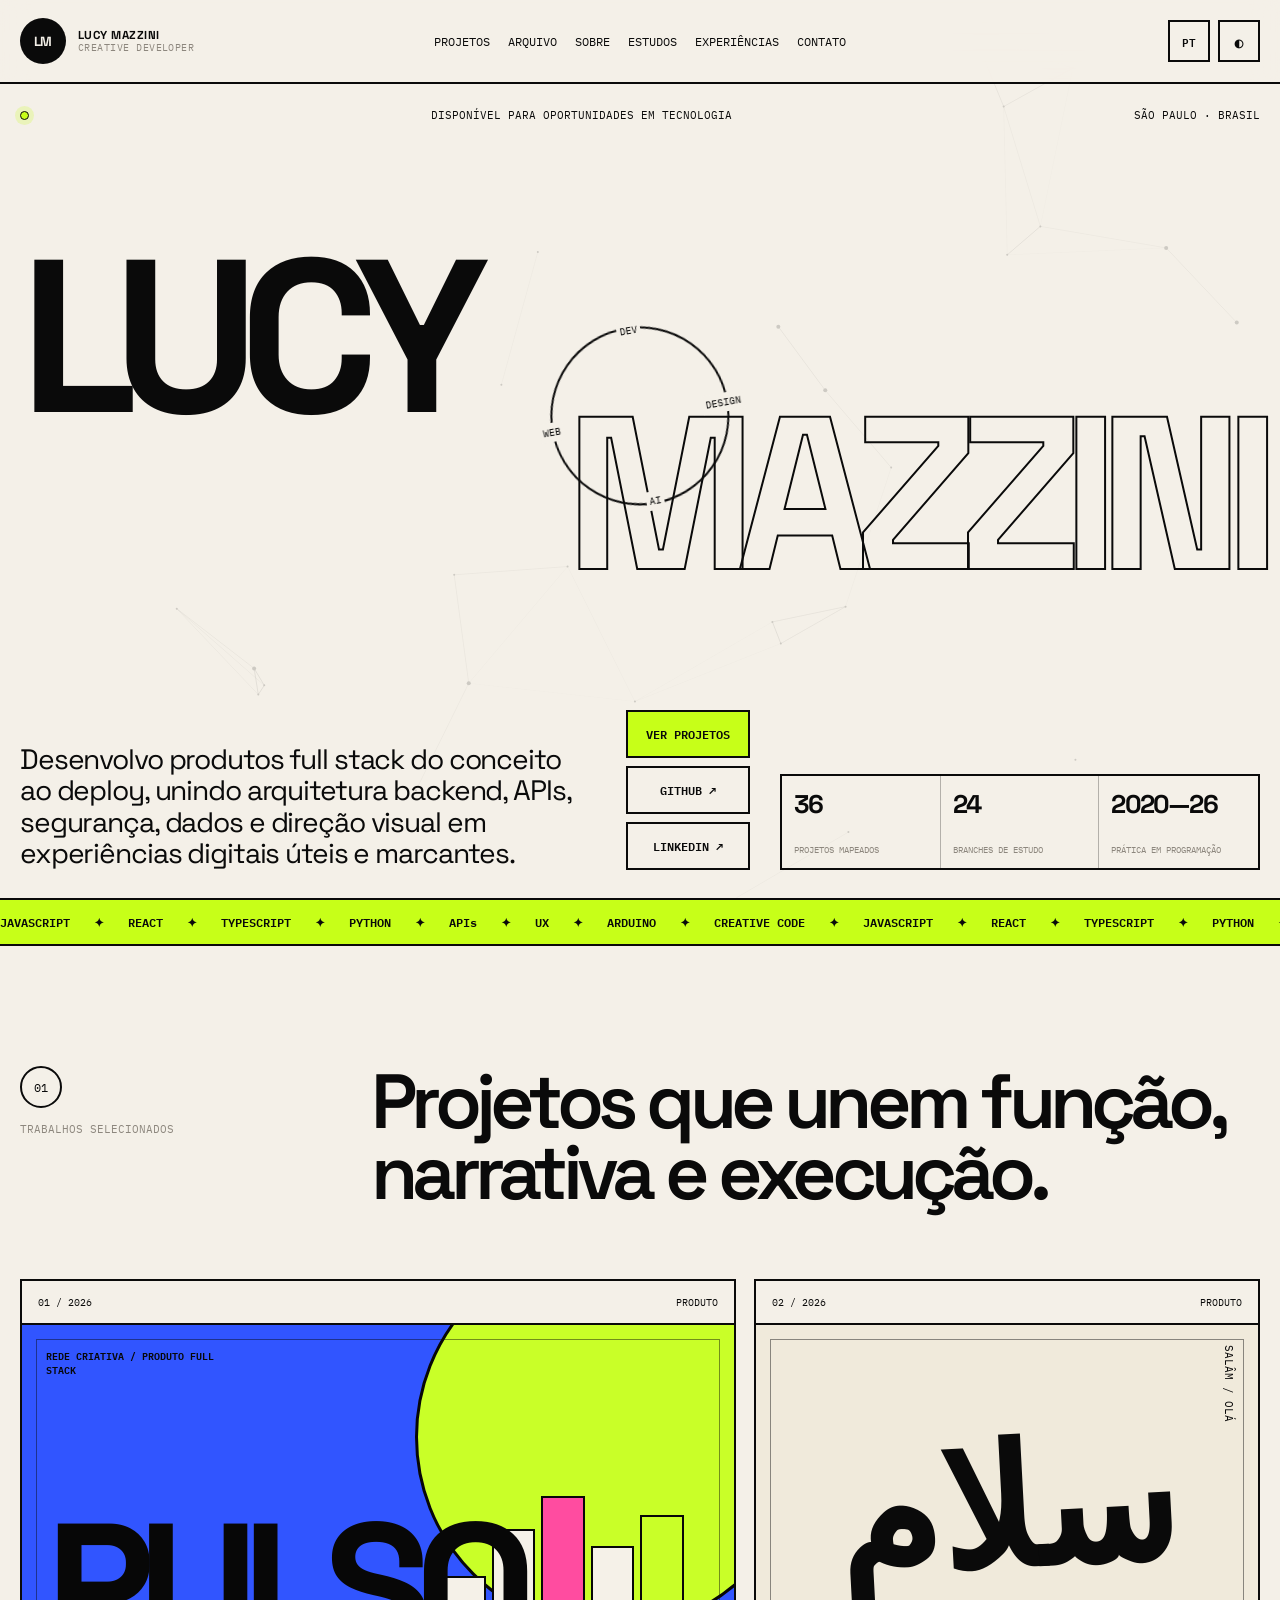
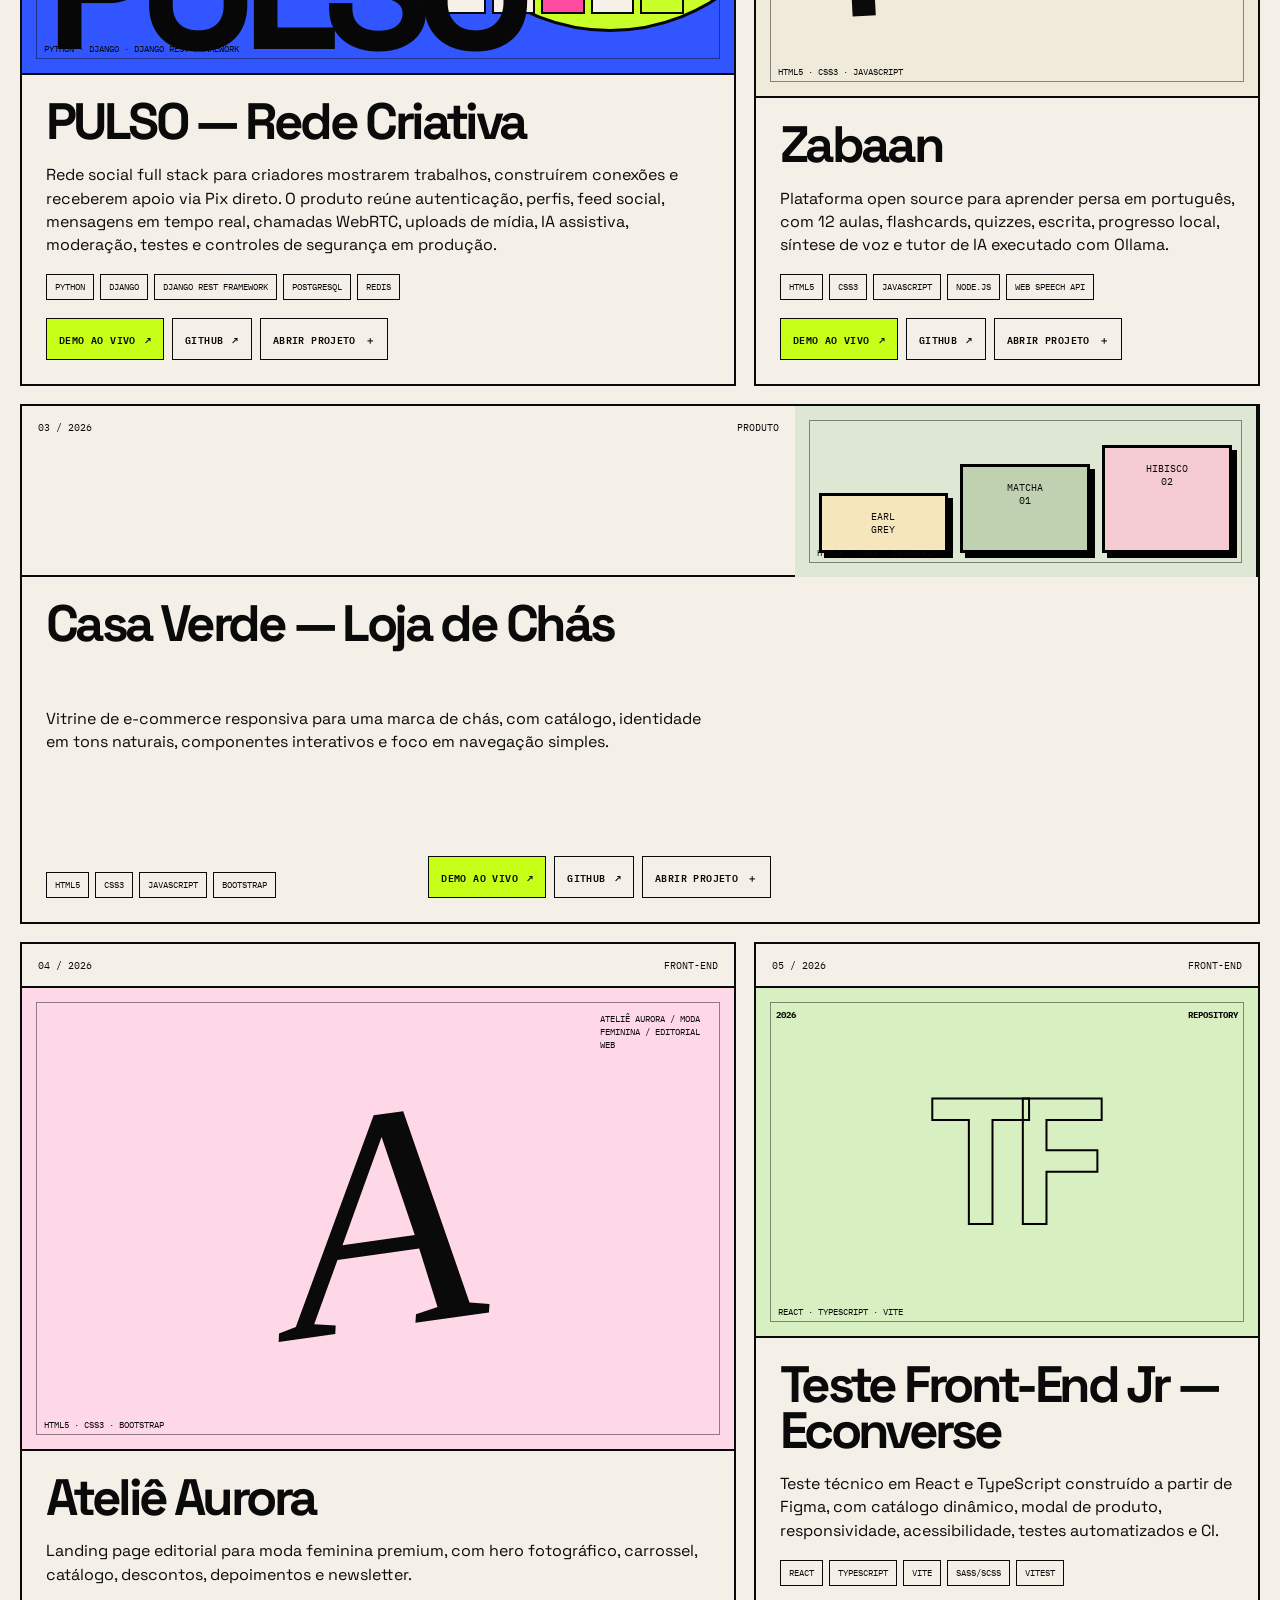
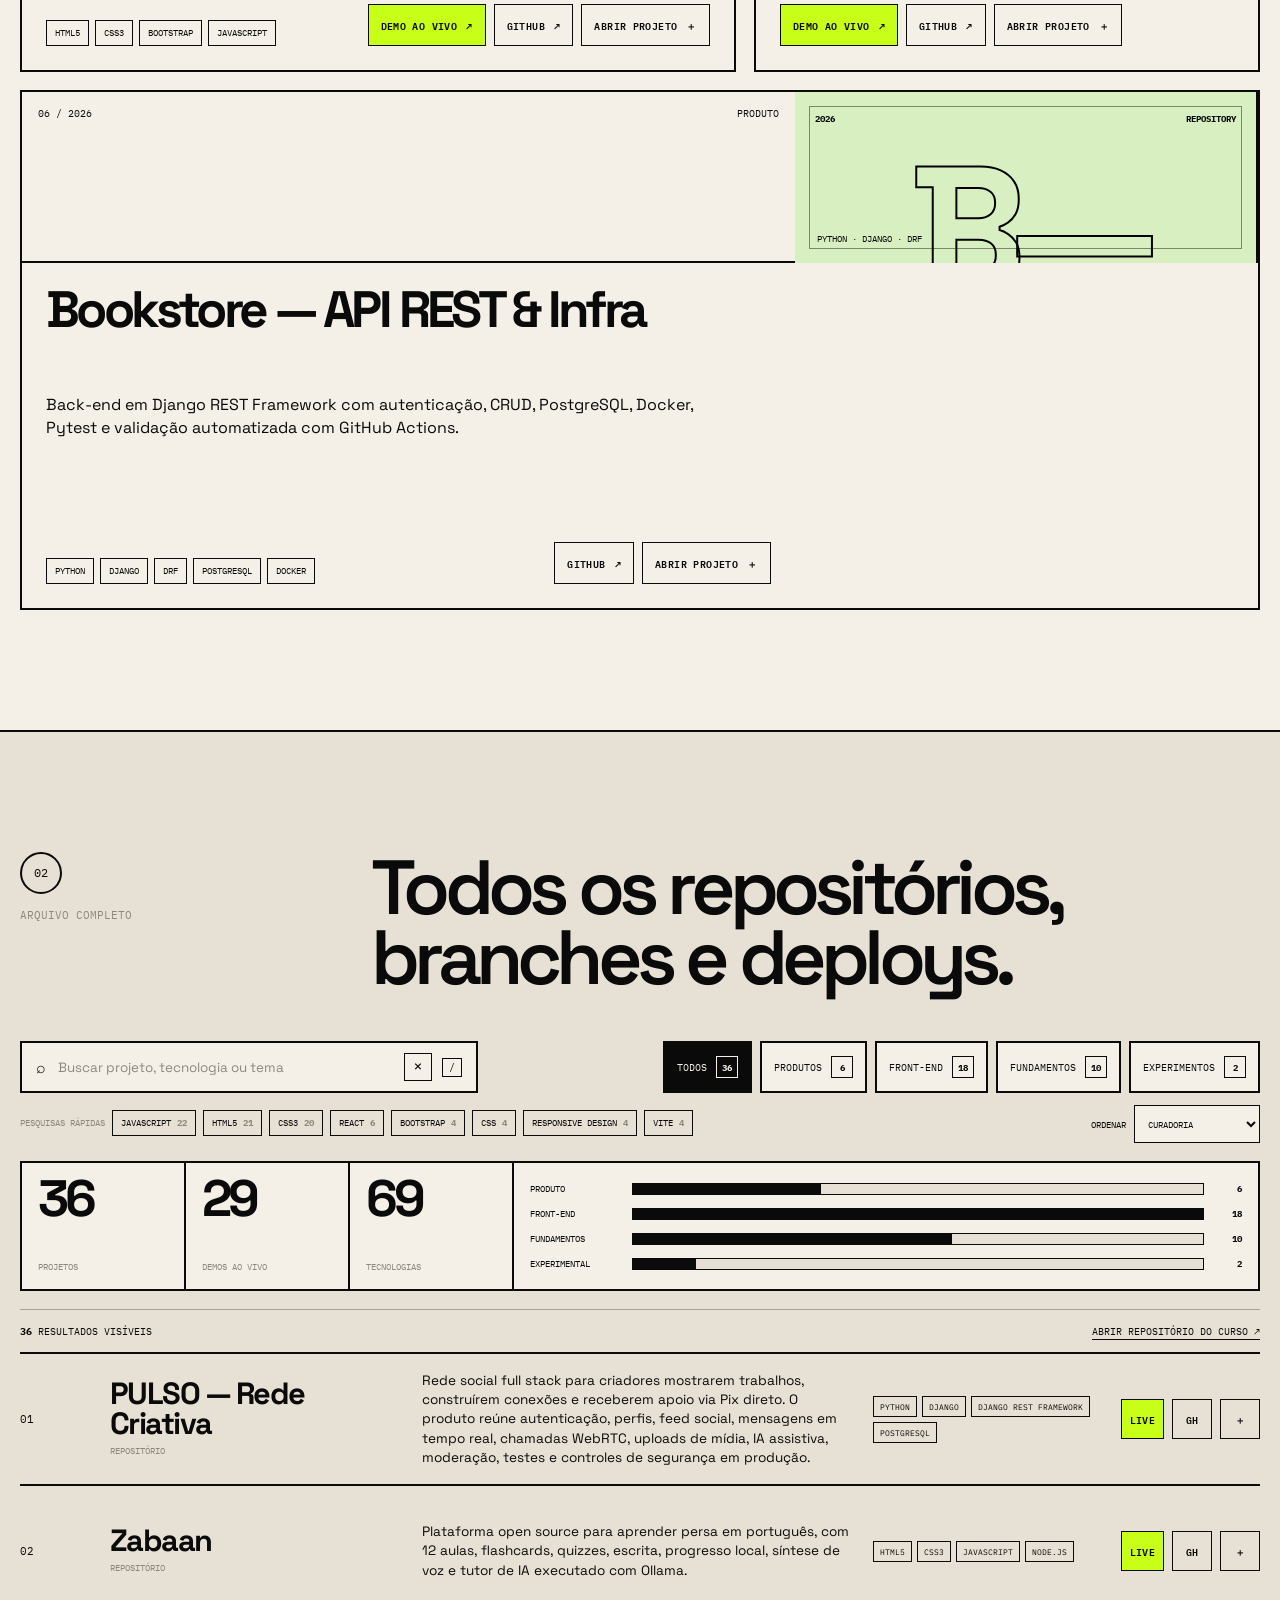
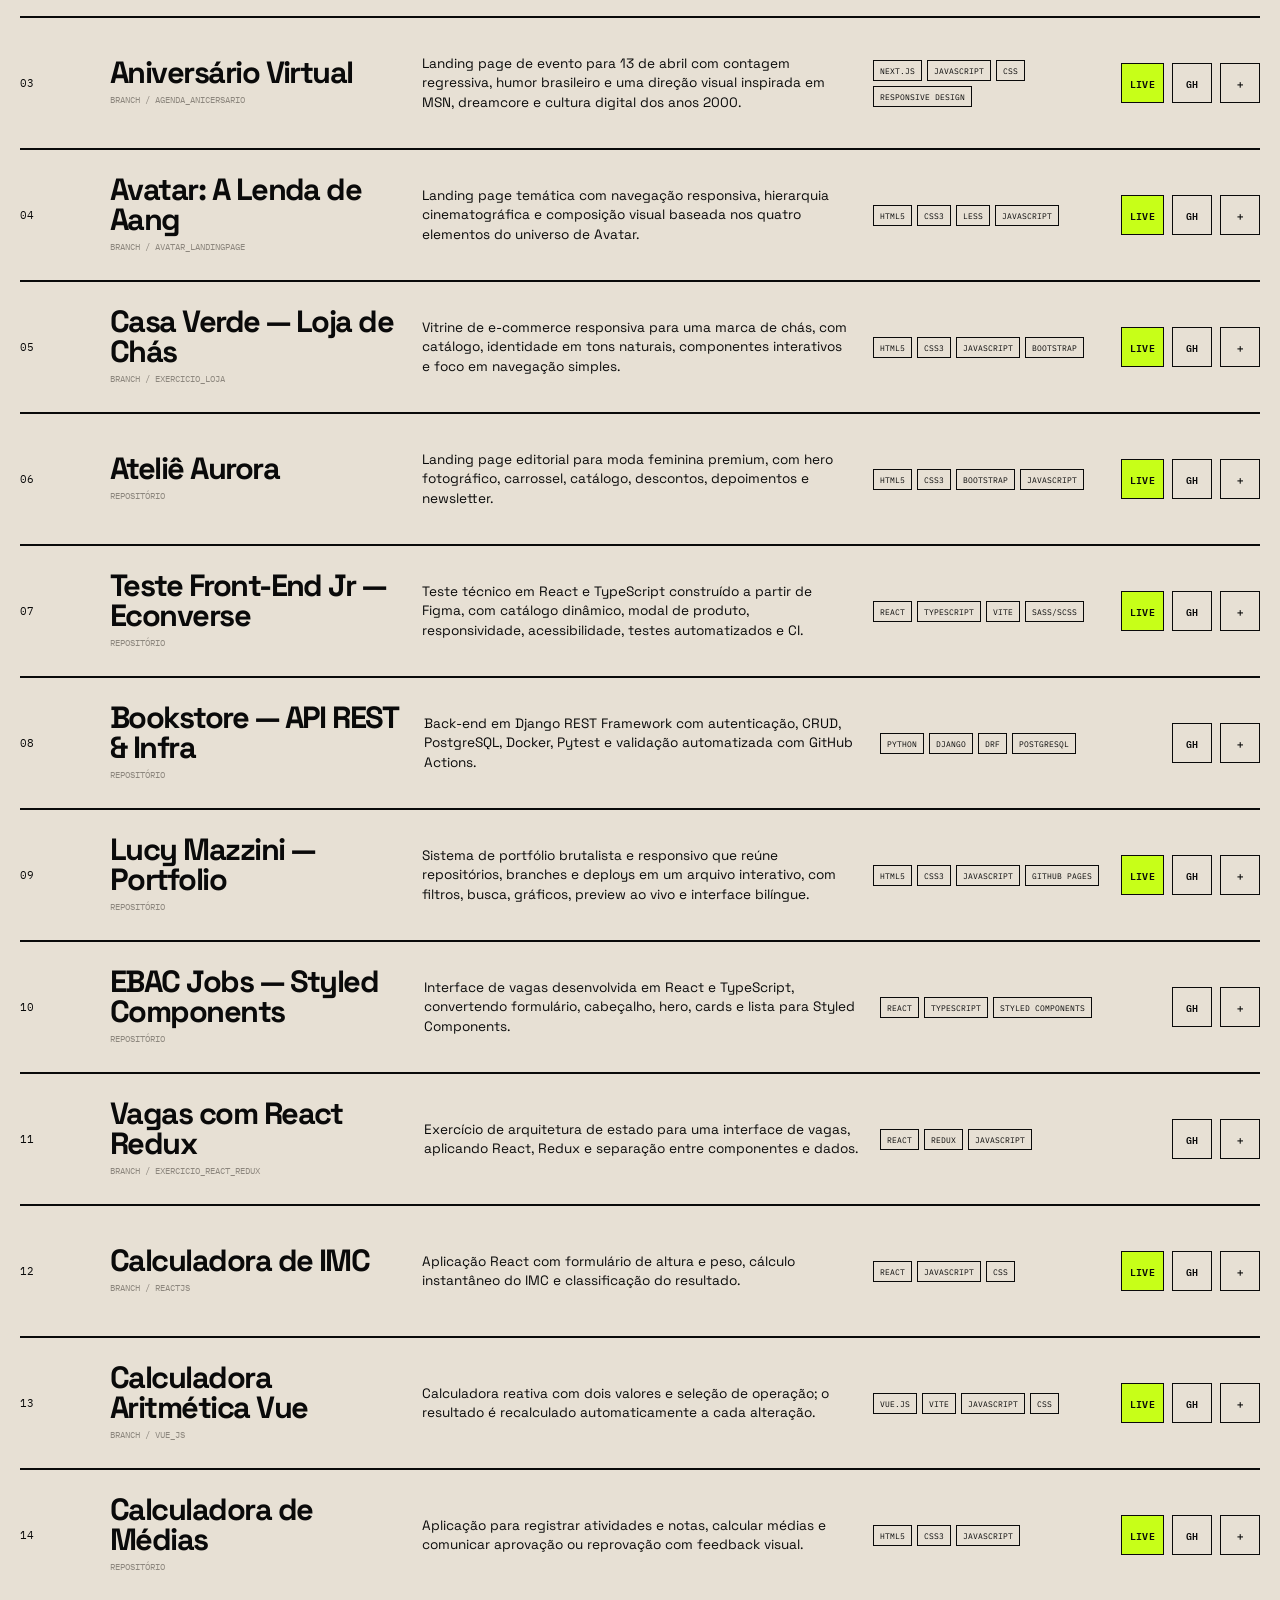
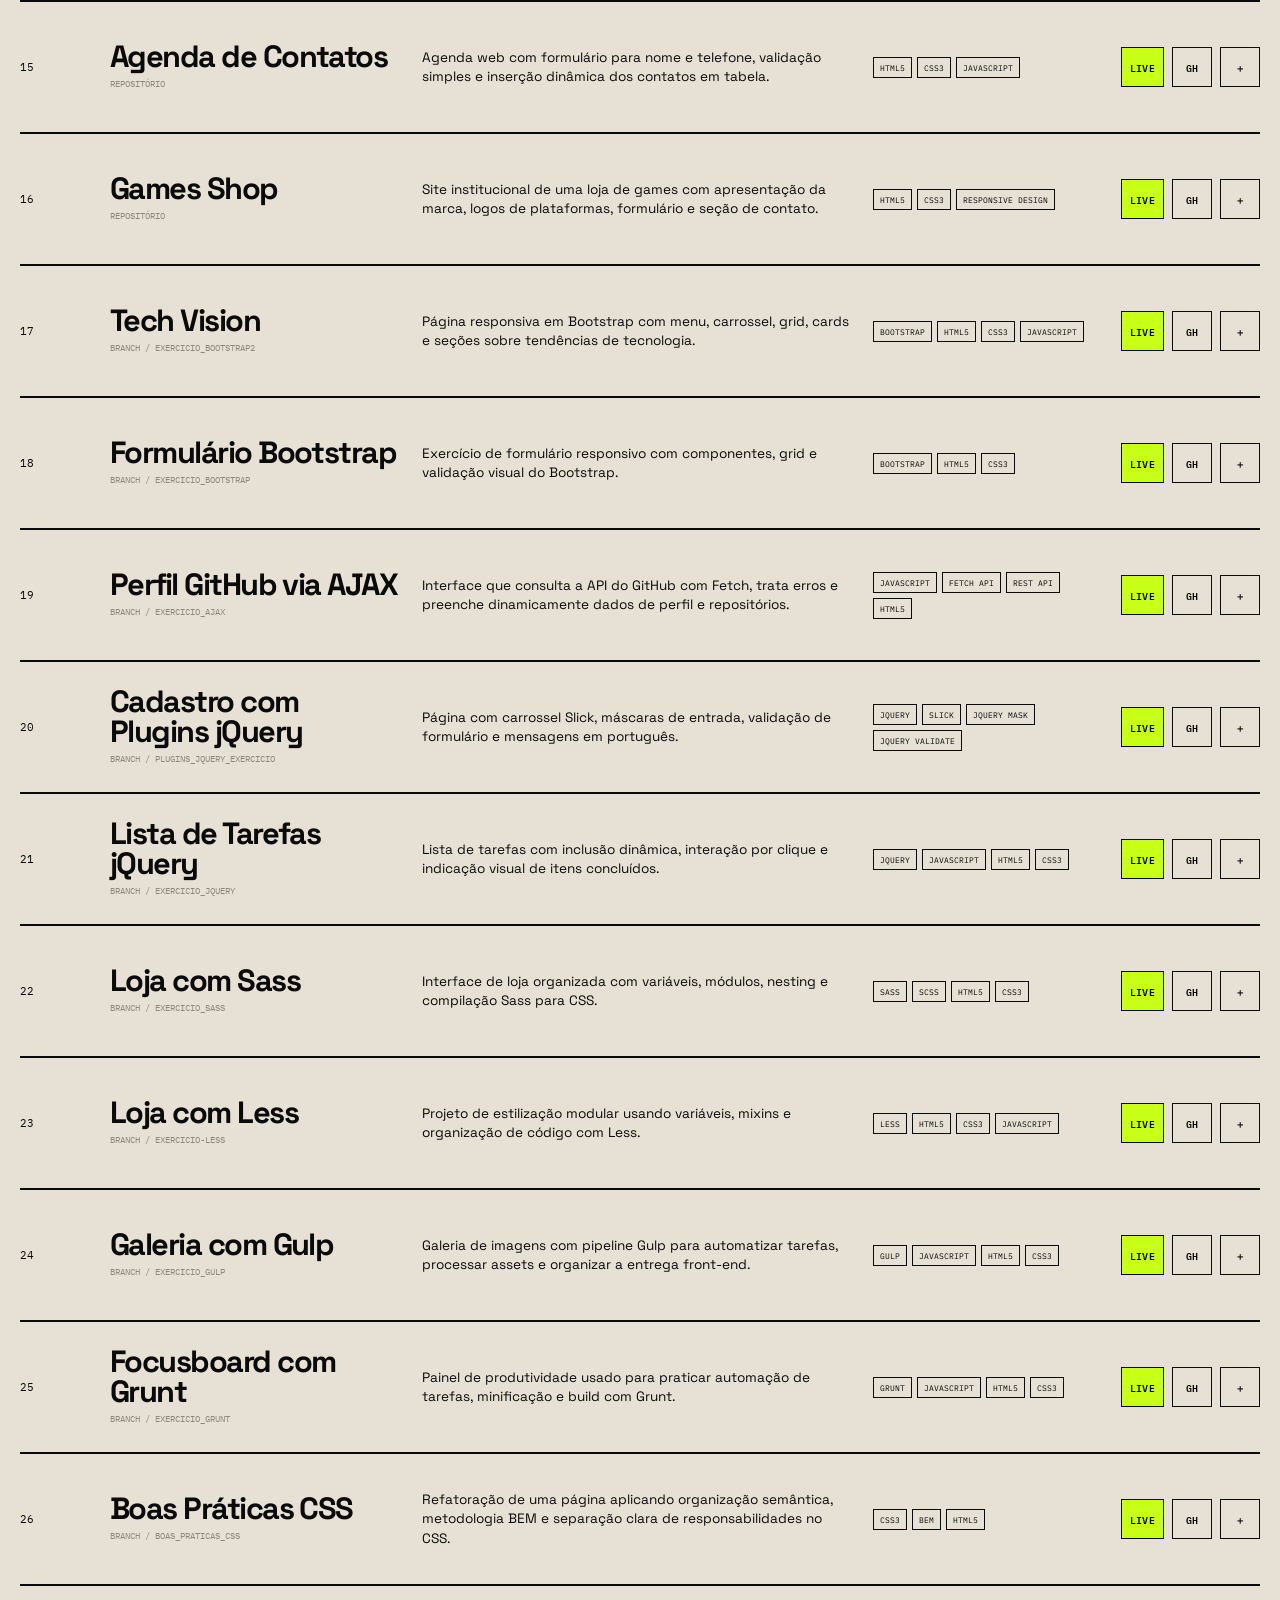
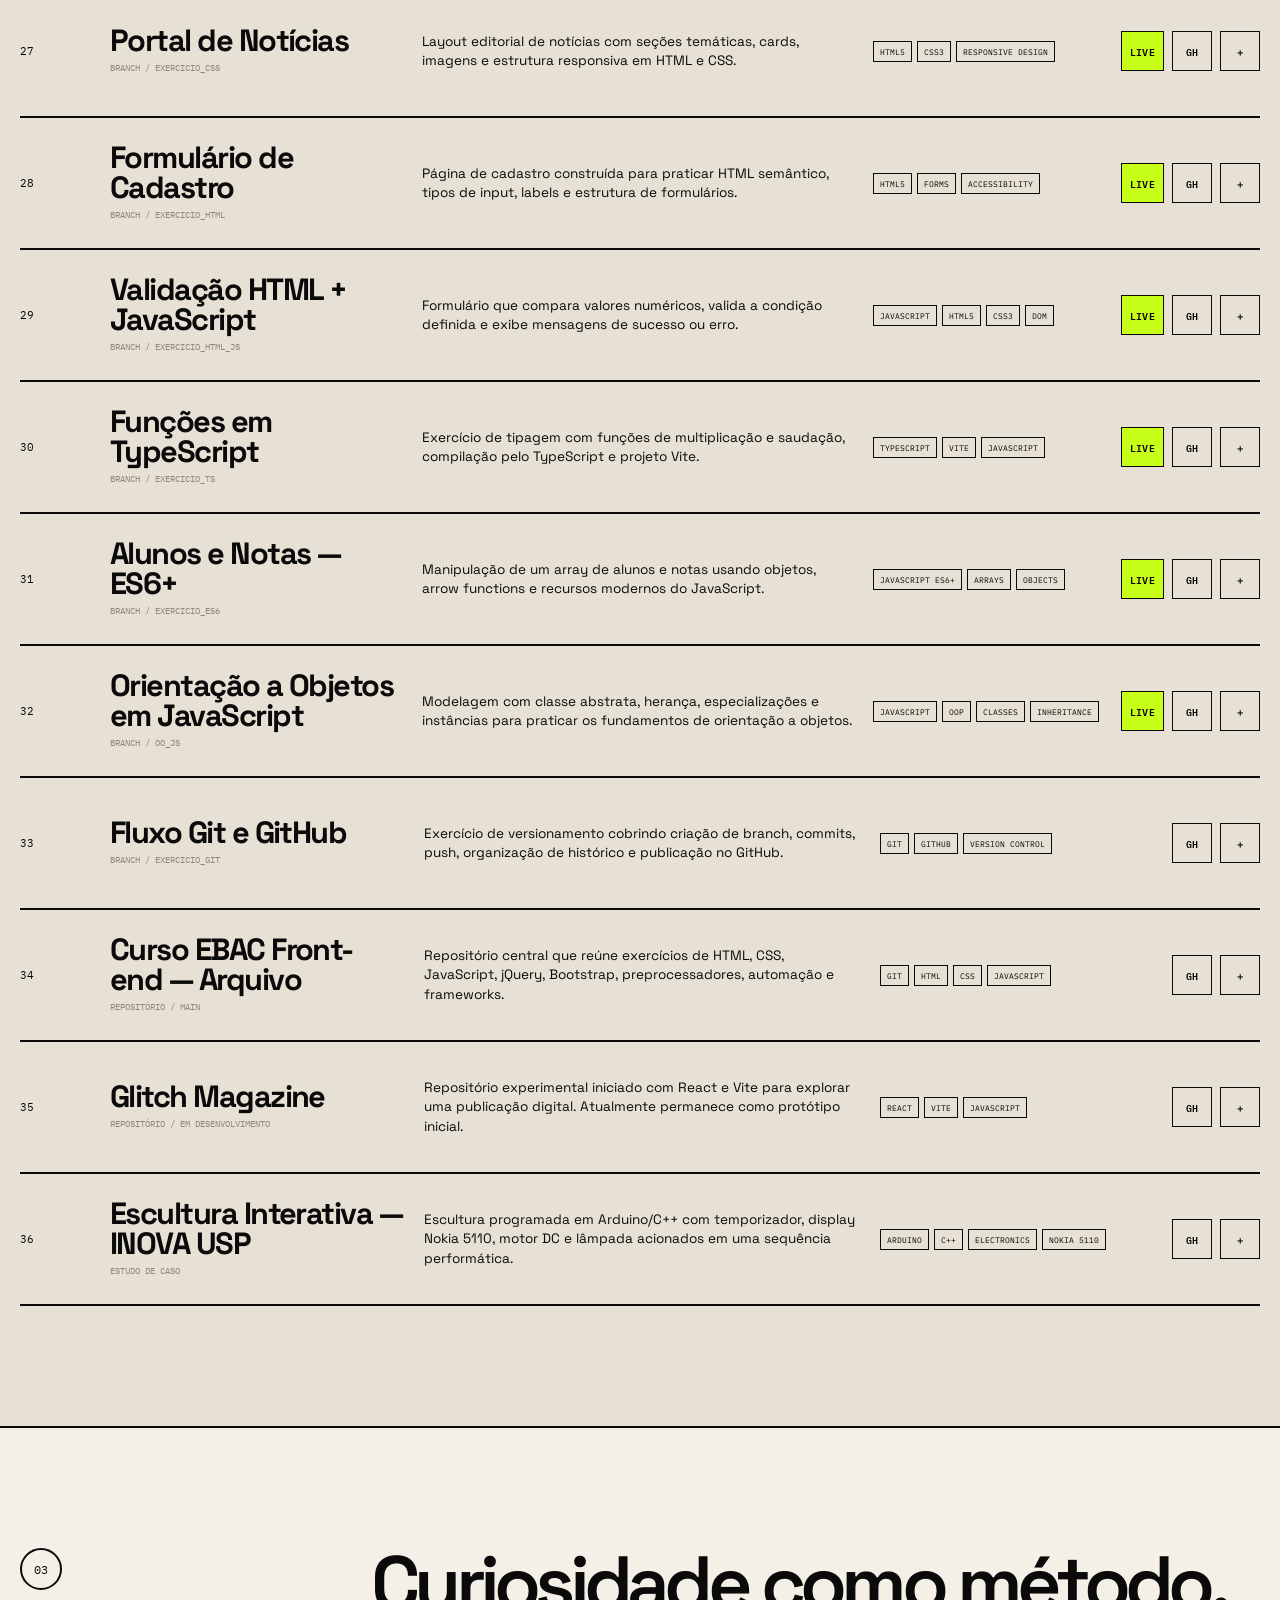
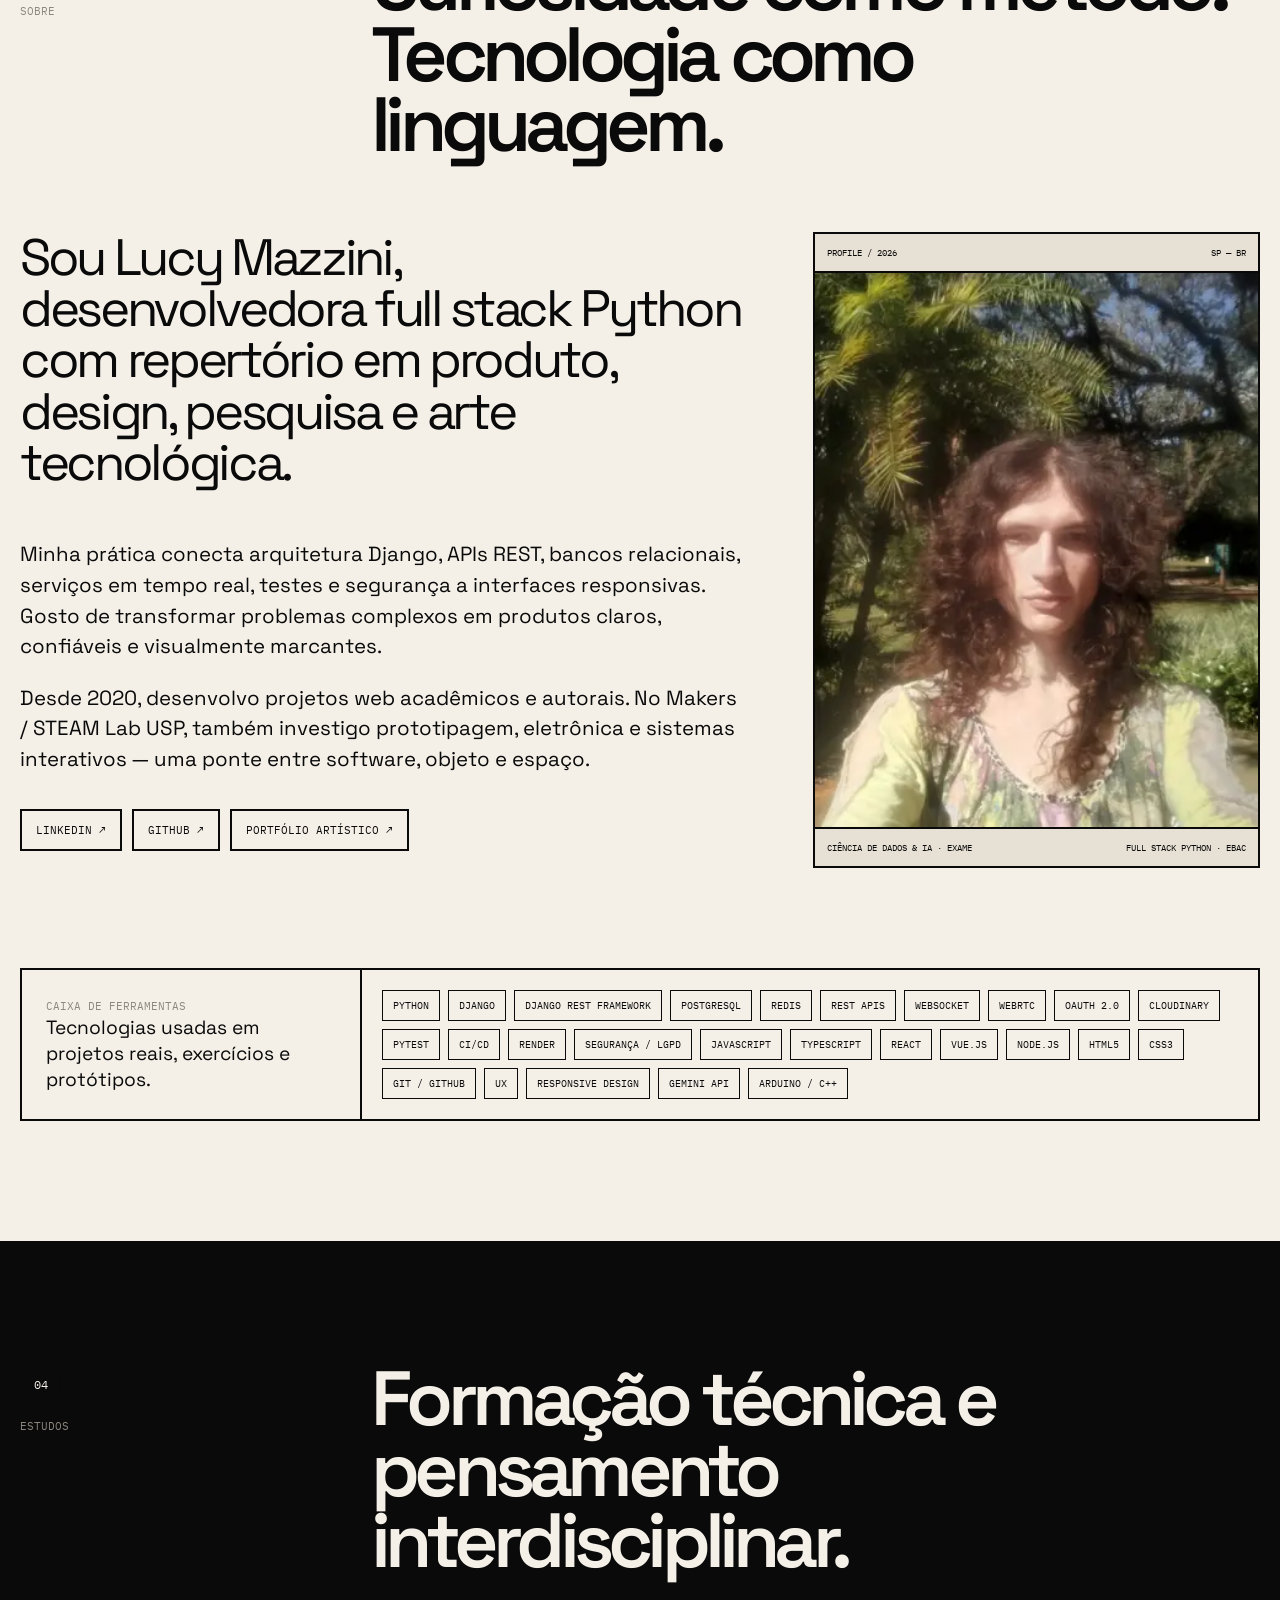
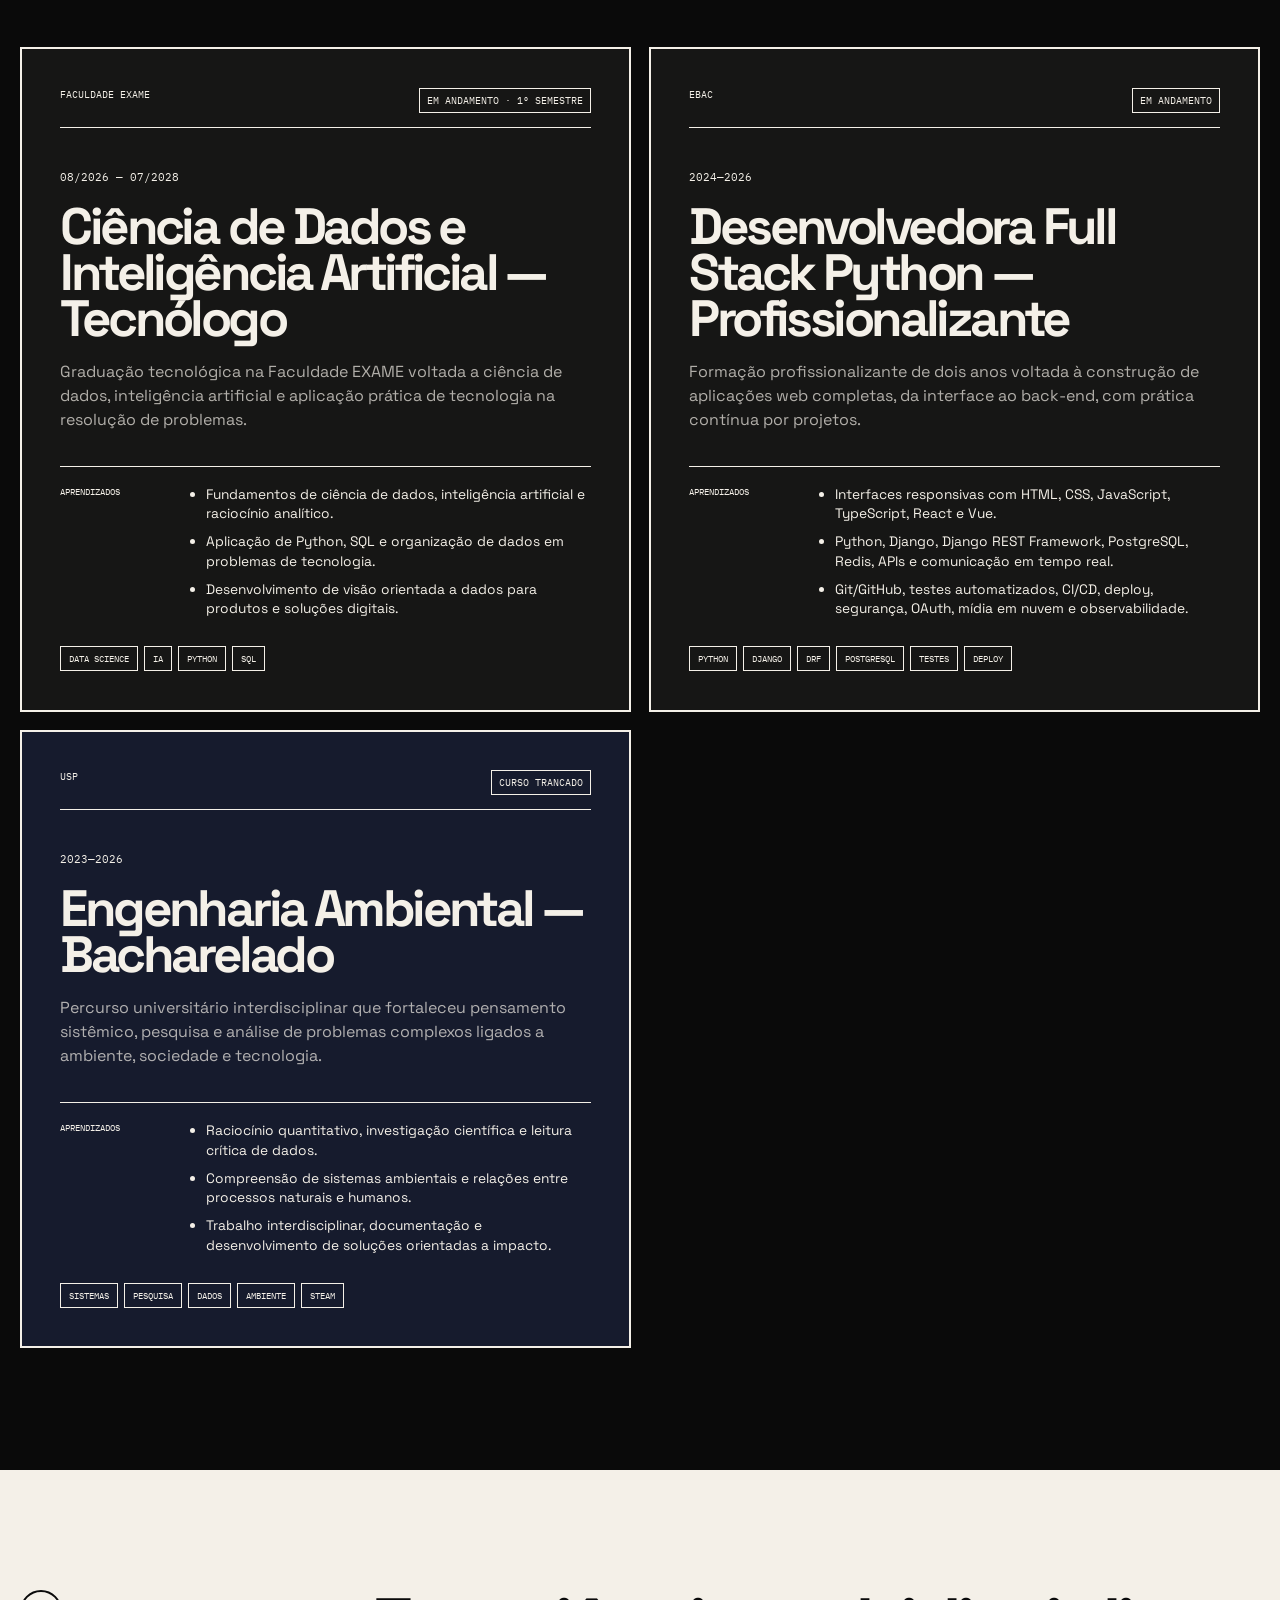
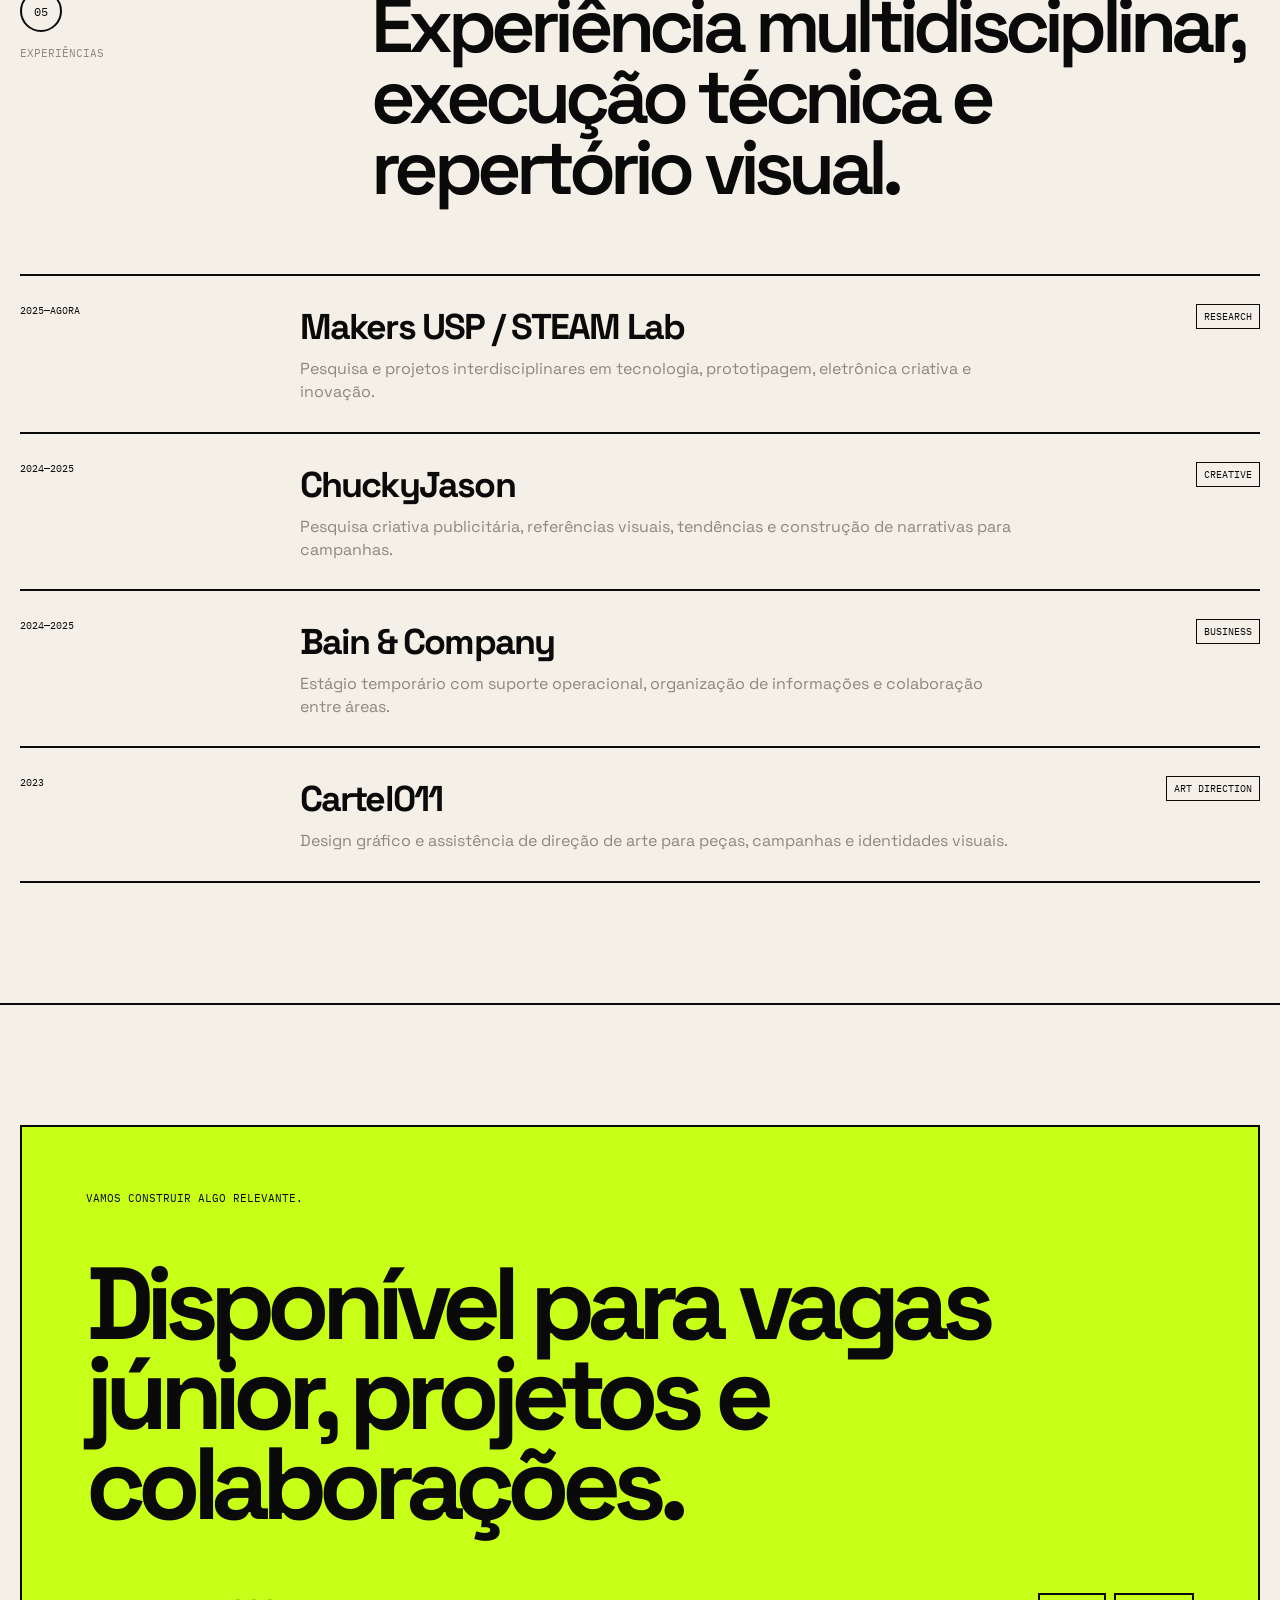
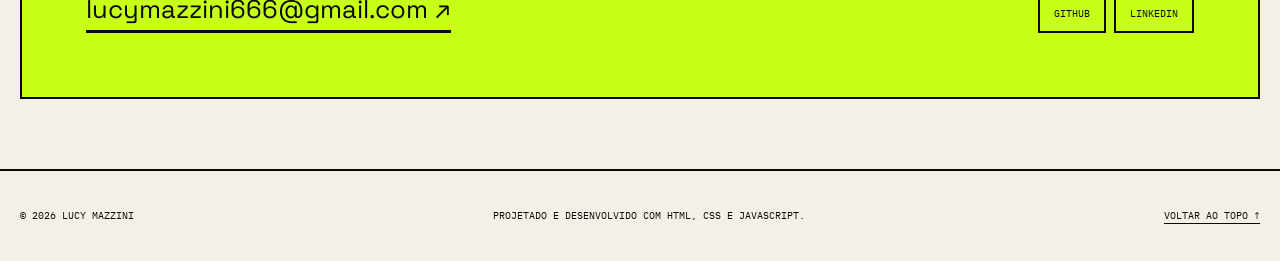
<file: index.html>
<!doctype html>
<html lang="pt-BR" data-theme="ink">
<head>
  <meta charset="utf-8">
  <meta name="viewport" content="width=device-width, initial-scale=1">
  <meta name="color-scheme" content="dark light">
  <meta name="theme-color" content="#0a0a0a">
  <meta name="description" content="Portfólio de Lucy Mazzini — desenvolvimento full stack, análise de dados, design, IA, APIs e tecnologia criativa.">
  <meta property="og:title" content="Lucy Mazzini — Creative Developer">
  <meta property="og:description" content="Projetos web, produtos digitais, dados, IA, interfaces e tecnologia criativa.">
  <meta property="og:type" content="website">
  <meta property="og:image" content="./assets/og-cover.svg">
  <title>Lucy Mazzini — Creative Developer</title>
  <link rel="icon" href="./assets/favicon.svg" type="image/svg+xml">
  <link rel="manifest" href="./site.webmanifest">
  <link rel="preconnect" href="https://fonts.googleapis.com">
  <link rel="preconnect" href="https://fonts.gstatic.com" crossorigin>
  <link href="https://fonts.googleapis.com/css2?family=IBM+Plex+Mono:wght@400;500;600&family=Space+Grotesk:wght@400;500;600;700&display=swap" rel="stylesheet">
  <link rel="stylesheet" href="./main.css?v=20260813-pulso">
  <script src="./script.js?v=20260813-pulso" defer></script>
  <script src="./education.js?v=20260813-data-course" defer></script>
</head>
<body>
  <a class="skip-link" href="#conteudo">Pular para o conteúdo</a>
  <div class="scroll-progress" aria-hidden="true"><span></span></div>
  <canvas class="ambient-canvas" aria-hidden="true"></canvas>
  <div class="cursor" aria-hidden="true"><span></span></div>

  <header class="site-header" data-header>
    <a class="brand magnetic" href="#top" aria-label="Lucy Mazzini — início">
      <span class="brand-mark">LM</span>
      <span class="brand-copy">Lucy Mazzini<br><em>creative developer</em></span>
    </a>

    <nav class="desktop-nav" aria-label="Navegação principal">
      <a href="#projetos" data-i18n="navProjects">Projetos</a>
      <a href="#arquivo" data-i18n="navArchive">Arquivo</a>
      <a href="#sobre" data-i18n="navAbout">Sobre</a>
      <a href="#estudos" data-i18n="navStudies">Estudos</a>
      <a href="#experiencias" data-i18n="navExperience">Experiências</a>
      <a href="#contato" data-i18n="navContact">Contato</a>
    </nav>

    <div class="header-actions">
      <button class="utility-button" type="button" data-language aria-label="Alterar idioma">PT</button>
      <button class="utility-button" type="button" data-theme-toggle aria-label="Alternar tema">◐</button>
      <button class="menu-button" type="button" aria-expanded="false" aria-controls="mobile-menu" data-menu-button>
        <span></span><span></span><span></span><b>Menu</b>
      </button>
    </div>
  </header>

  <div class="mobile-menu" id="mobile-menu" hidden data-mobile-menu>
    <nav aria-label="Navegação móvel">
      <a href="#projetos" data-i18n="navProjects">Projetos</a>
      <a href="#arquivo" data-i18n="navArchive">Arquivo</a>
      <a href="#sobre" data-i18n="navAbout">Sobre</a>
      <a href="#estudos" data-i18n="navStudies">Estudos</a>
      <a href="#experiencias" data-i18n="navExperience">Experiências</a>
      <a href="#contato" data-i18n="navContact">Contato</a>
    </nav>
    <div class="mobile-menu-meta">
      <span>São Paulo, BR</span>
      <div class="mobile-menu-links">
        <a href="mailto:lucymazzini666@gmail.com">E-mail</a>
        <a href="https://github.com/labyrt" target="_blank" rel="noopener noreferrer">GitHub ↗</a>
        <a href="https://www.linkedin.com/in/lucy-mazzini-0b1034323" target="_blank" rel="noopener noreferrer">LinkedIn ↗</a>
      </div>
    </div>
  </div>

  <main id="conteudo">
    <section class="hero" id="top">
      <div class="hero-kicker reveal">
        <span class="status-dot"></span>
        <span data-i18n="availability">Disponível para oportunidades em tecnologia</span>
        <span>São Paulo · Brasil</span>
      </div>

      <div class="hero-title-wrap">
        <h1 class="hero-title" aria-label="Lucy Mazzini">
          <span class="hero-line hero-line--one">LUCY</span>
          <span class="hero-line hero-line--two">MAZZINI</span>
        </h1>
        <div class="hero-orbit" aria-hidden="true">
          <span>DEV</span><span>DESIGN</span><span>AI</span><span>WEB</span>
        </div>
      </div>

      <div class="hero-bottom reveal">
        <p class="hero-intro" data-i18n="heroIntro">
          Desenvolvo produtos full stack do conceito ao deploy, unindo arquitetura backend, APIs, segurança, dados e direção visual em experiências digitais úteis e marcantes.
        </p>
        <div class="hero-actions">
          <a class="button button--acid magnetic" href="#projetos" data-i18n="seeProjects">Ver projetos</a>
          <a class="button button--outline magnetic" href="https://github.com/labyrt" target="_blank" rel="noopener noreferrer">GitHub ↗</a>
          <a class="button button--outline magnetic" href="https://www.linkedin.com/in/lucy-mazzini-0b1034323" target="_blank" rel="noopener noreferrer">LinkedIn ↗</a>
        </div>
        <div class="hero-index" aria-label="Resumo do portfólio">
          <div><strong data-project-count>33</strong><span data-i18n="projectCount">projetos mapeados</span></div>
          <div><strong>24</strong><span data-i18n="branchCount">branches de estudo</span></div>
          <div><strong>2020—26</strong><span data-i18n="practiceYears">prática em programação</span></div>
        </div>
      </div>
    </section>

    <div class="ticker" aria-hidden="true">
      <div class="ticker-track">
        <span>JAVASCRIPT</span><i>✦</i><span>REACT</span><i>✦</i><span>TYPESCRIPT</span><i>✦</i><span>PYTHON</span><i>✦</i><span>APIs</span><i>✦</i><span>UX</span><i>✦</i><span>ARDUINO</span><i>✦</i><span>CREATIVE CODE</span><i>✦</i>
        <span>JAVASCRIPT</span><i>✦</i><span>REACT</span><i>✦</i><span>TYPESCRIPT</span><i>✦</i><span>PYTHON</span><i>✦</i><span>APIs</span><i>✦</i><span>UX</span><i>✦</i><span>ARDUINO</span><i>✦</i><span>CREATIVE CODE</span><i>✦</i>
      </div>
    </div>

    <section class="section projects-section" id="projetos">
      <div class="section-heading reveal">
        <div>
          <span class="section-number">01</span>
          <p class="eyebrow" data-i18n="selectedWork">Trabalhos selecionados</p>
        </div>
        <h2 data-i18n="projectsHeading">Projetos que unem função, narrativa e execução.</h2>
      </div>
      <div class="featured-grid" data-featured-projects></div>
    </section>

    <section class="section archive-section" id="arquivo">
      <div class="section-heading section-heading--archive reveal">
        <div>
          <span class="section-number">02</span>
          <p class="eyebrow" data-i18n="completeArchive">Arquivo completo</p>
        </div>
        <h2 data-i18n="archiveHeading">Todos os repositórios, branches e deploys.</h2>
      </div>

      <div class="archive-toolbar reveal">
        <label class="search-field">
          <span aria-hidden="true">⌕</span>
          <input type="search" placeholder="Buscar projeto, tecnologia ou tema" aria-label="Buscar projetos" autocomplete="off" data-search>
          <button class="search-clear" type="button" aria-label="Limpar pesquisa" title="Limpar pesquisa" hidden data-clear-search>×</button>
          <kbd>/</kbd>
        </label>
        <div class="filter-row" role="group" aria-label="Filtrar projetos" data-filters>
          <button class="filter is-active" type="button" data-filter="all"><span data-i18n="filterAll">Todos</span><b data-filter-count="all">0</b></button>
          <button class="filter" type="button" data-filter="product"><span data-i18n="filterProduct">Produtos</span><b data-filter-count="product">0</b></button>
          <button class="filter" type="button" data-filter="frontend"><span>Front-end</span><b data-filter-count="frontend">0</b></button>
          <button class="filter" type="button" data-filter="fundamentals"><span data-i18n="filterFundamentals">Fundamentos</span><b data-filter-count="fundamentals">0</b></button>
          <button class="filter" type="button" data-filter="experimental"><span data-i18n="filterExperimental">Experimentos</span><b data-filter-count="experimental">0</b></button>
        </div>
      </div>

      <div class="archive-utility reveal">
        <div class="search-suggestions" aria-label="Pesquisas rápidas" data-search-suggestions></div>
        <label class="sort-field">
          <span data-i18n="sortLabel">Ordenar</span>
          <select data-sort aria-label="Ordenar projetos">
            <option value="curated" data-i18n="sortCurated">Curadoria</option>
            <option value="title" data-i18n="sortTitle">A—Z</option>
            <option value="newest" data-i18n="sortNewest">Mais recentes</option>
          </select>
        </label>
      </div>

      <div class="archive-dashboard reveal" aria-label="Resumo dos resultados">
        <div class="archive-stat"><strong data-stat-visible>0</strong><span data-i18n="statsVisible">projetos</span></div>
        <div class="archive-stat"><strong data-stat-live>0</strong><span data-i18n="statsLive">demos ao vivo</span></div>
        <div class="archive-stat"><strong data-stat-tech>0</strong><span data-i18n="statsTech">tecnologias</span></div>
        <div class="results-chart" data-results-chart></div>
      </div>

      <div class="archive-meta reveal" aria-live="polite">
        <span><b data-visible-count>0</b> <span data-i18n="visibleResults">resultados visíveis</span> <em data-query-status></em></span>
        <a href="https://github.com/labyrt/curso_ebac_frontend" target="_blank" rel="noopener noreferrer" data-i18n="courseRepo">Abrir repositório do curso ↗</a>
      </div>
      <div class="archive-list" data-project-list></div>
      <p class="empty-state" hidden data-empty-state data-i18n="emptyState">Nenhum projeto encontrado com esses filtros.</p>
    </section>

    <section class="section about-section" id="sobre">
      <div class="section-heading reveal">
        <div>
          <span class="section-number">03</span>
          <p class="eyebrow" data-i18n="aboutLabel">Sobre</p>
        </div>
        <h2 data-i18n="aboutHeading">Curiosidade como método. Tecnologia como linguagem.</h2>
      </div>

      <div class="about-grid">
        <article class="about-copy reveal">
          <p class="about-lead" data-i18n="aboutLead">
            Sou Lucy Mazzini, desenvolvedora full stack Python com repertório em produto, design, pesquisa e arte tecnológica.
          </p>
          <p data-i18n="aboutBodyOne">
            Minha prática conecta arquitetura Django, APIs REST, bancos relacionais, serviços em tempo real, testes e segurança a interfaces responsivas. Gosto de transformar problemas complexos em produtos claros, confiáveis e visualmente marcantes.
          </p>
          <p data-i18n="aboutBodyTwo">
            Desde 2020, desenvolvo projetos web acadêmicos e autorais. No Makers / STEAM Lab USP, também investigo prototipagem, eletrônica e sistemas interativos — uma ponte entre software, objeto e espaço.
          </p>
          <div class="about-links">
            <a href="https://www.linkedin.com/in/lucy-mazzini-0b1034323" target="_blank" rel="noopener noreferrer">LinkedIn ↗</a>
            <a href="https://github.com/labyrt" target="_blank" rel="noopener noreferrer">GitHub ↗</a>
            <a href="https://www.figma.com/deck/OwV2oFHhWNgeaJGtbvGE5b/portf%C3%B3lio?node-id=4-32" target="_blank" rel="noopener noreferrer" data-i18n="artPortfolio">Portfólio artístico ↗</a>
          </div>
        </article>

        <aside class="portrait-card reveal">
          <div class="portrait-label"><span>PROFILE / 2026</span><span>SP — BR</span></div>
          <div class="portrait-frame">
            <img src="https://avatars.githubusercontent.com/u/202946715?v=4" alt="Foto de perfil de Lucy Mazzini" loading="lazy">
            <div class="portrait-grid" aria-hidden="true"></div>
          </div>
          <div class="portrait-caption">
            <span>Full Stack Python · EBAC</span>
            <span>Creative technology · USP</span>
          </div>
        </aside>
      </div>

      <div class="skills-board reveal">
        <div class="skills-title">
          <span class="eyebrow" data-i18n="toolbox">Caixa de ferramentas</span>
          <p data-i18n="toolboxDescription">Tecnologias usadas em projetos reais, exercícios e protótipos.</p>
        </div>
        <div class="skills-cloud" aria-label="Competências">
          <span>Python</span><span>Django</span><span>Django REST Framework</span><span>PostgreSQL</span><span>Redis</span><span>REST APIs</span><span>WebSocket</span><span>WebRTC</span><span>OAuth 2.0</span><span>Cloudinary</span><span>Pytest</span><span>CI/CD</span><span>Render</span><span>Segurança / LGPD</span><span>JavaScript</span><span>TypeScript</span><span>React</span><span>Vue.js</span><span>Node.js</span><span>HTML5</span><span>CSS3</span><span>Git / GitHub</span><span>UX</span><span>Responsive Design</span><span>Gemini API</span><span>Arduino / C++</span>
        </div>
      </div>
    </section>

    <section class="section studies-section" id="estudos">
      <div class="section-heading reveal">
        <div>
          <span class="section-number">04</span>
          <p class="eyebrow" data-i18n="studiesLabel">Estudos</p>
        </div>
        <h2 data-i18n="studiesHeading">Formação técnica e pensamento interdisciplinar.</h2>
      </div>

      <div class="study-grid">
        <article class="study-card reveal">
          <div class="study-card-top"><span>EBAC</span><span data-i18n="studyOngoing">EM ANDAMENTO</span></div>
          <div class="study-period">2024—2026</div>
          <h3 data-i18n="studyEbacTitle">Desenvolvedora Full Stack Python — Profissionalizante</h3>
          <p data-i18n="studyEbacSummary">Formação profissionalizante de dois anos voltada à construção de aplicações web completas, da interface ao back-end, com prática contínua por projetos.</p>
          <div class="study-learning">
            <span data-i18n="studyLearningLabel">Aprendizados</span>
            <ul>
              <li data-i18n="studyEbacOne">Interfaces responsivas com HTML, CSS, JavaScript, TypeScript, React e Vue.</li>
              <li data-i18n="studyEbacTwo">Python, Django, Django REST Framework, PostgreSQL, Redis, APIs e comunicação em tempo real.</li>
              <li data-i18n="studyEbacThree">Git/GitHub, testes automatizados, CI/CD, deploy, segurança, OAuth, mídia em nuvem e observabilidade.</li>
            </ul>
          </div>
          <div class="study-tags"><span>PYTHON</span><span>DJANGO</span><span>DRF</span><span>POSTGRESQL</span><span>TESTES</span><span>DEPLOY</span></div>
        </article>

        <article class="study-card study-card--usp reveal">
          <div class="study-card-top"><span>USP</span><span data-i18n="studyPaused">CURSO TRANCADO</span></div>
          <div class="study-period">2023—2026</div>
          <h3 data-i18n="studyUspTitle">Engenharia Ambiental — Bacharelado</h3>
          <p data-i18n="studyUspSummary">Percurso universitário interdisciplinar que fortaleceu pensamento sistêmico, pesquisa e análise de problemas complexos ligados a ambiente, sociedade e tecnologia.</p>
          <div class="study-learning">
            <span data-i18n="studyLearningLabel">Aprendizados</span>
            <ul>
              <li data-i18n="studyUspOne">Raciocínio quantitativo, investigação científica e leitura crítica de dados.</li>
              <li data-i18n="studyUspTwo">Compreensão de sistemas ambientais e relações entre processos naturais e humanos.</li>
              <li data-i18n="studyUspThree">Trabalho interdisciplinar, documentação e desenvolvimento de soluções orientadas a impacto.</li>
            </ul>
          </div>
          <div class="study-tags"><span>SISTEMAS</span><span>PESQUISA</span><span>DADOS</span><span>AMBIENTE</span><span>STEAM</span></div>
        </article>
      </div>
    </section>

    <section class="section timeline-section" id="experiencias">
      <div class="section-heading reveal">
        <div>
          <span class="section-number">05</span>
          <p class="eyebrow" data-i18n="experienceLabel">Experiências</p>
        </div>
        <h2 data-i18n="experienceHeading">Experiência multidisciplinar, execução técnica e repertório visual.</h2>
      </div>

      <div class="timeline" data-timeline>
        <article class="timeline-item reveal"><time>2025—agora</time><div><h3>Makers USP / STEAM Lab</h3><p data-i18n="timelineMakers">Pesquisa e projetos interdisciplinares em tecnologia, prototipagem, eletrônica criativa e inovação.</p></div><span>RESEARCH</span></article>
        <article class="timeline-item reveal"><time>2024—2025</time><div><h3>ChuckyJason</h3><p data-i18n="timelineChucky">Pesquisa criativa publicitária, referências visuais, tendências e construção de narrativas para campanhas.</p></div><span>CREATIVE</span></article>
        <article class="timeline-item reveal"><time>2024—2025</time><div><h3>Bain &amp; Company</h3><p data-i18n="timelineBain">Estágio temporário com suporte operacional, organização de informações e colaboração entre áreas.</p></div><span>BUSINESS</span></article>
        <article class="timeline-item reveal"><time>2023</time><div><h3>Cartel011</h3><p data-i18n="timelineCartel">Design gráfico e assistência de direção de arte para peças, campanhas e identidades visuais.</p></div><span>ART DIRECTION</span></article>
      </div>
    </section>

    <section class="section contact-section" id="contato">
      <div class="contact-panel reveal">
        <span class="contact-label" data-i18n="contactLabel">Vamos construir algo relevante.</span>
        <h2 data-i18n="contactHeading">Disponível para vagas júnior, projetos e colaborações.</h2>
        <div class="contact-actions">
          <a class="contact-email magnetic" href="mailto:lucymazzini666@gmail.com">lucymazzini666@gmail.com <span>↗</span></a>
          <div class="contact-socials">
            <a href="https://github.com/labyrt" target="_blank" rel="noopener noreferrer">GitHub</a>
            <a href="https://www.linkedin.com/in/lucy-mazzini-0b1034323" target="_blank" rel="noopener noreferrer">LinkedIn</a>
          </div>
        </div>
      </div>
    </section>
  </main>

  <footer class="site-footer">
    <span>© <span data-year></span> Lucy Mazzini</span>
    <span data-i18n="footerBuilt">Projetado e desenvolvido com HTML, CSS e JavaScript.</span>
    <a href="#top" data-i18n="backTop">Voltar ao topo ↑</a>
  </footer>

  <dialog class="project-dialog" data-project-dialog aria-labelledby="dialog-title">
    <button class="dialog-close" type="button" data-dialog-close aria-label="Fechar">×</button>
    <div class="dialog-layout">
      <div class="dialog-preview" data-dialog-preview>
        <div class="dialog-browser-bar"><span></span><span></span><span></span><small data-dialog-domain>preview</small></div>
        <div class="dialog-placeholder" data-dialog-placeholder>
          <span data-i18n="previewPrompt">Clique em “carregar preview” para abrir o projeto aqui.</span>
          <button class="button button--acid" type="button" data-load-preview data-i18n="loadPreview">Carregar preview</button>
        </div>
      </div>
      <div class="dialog-content">
        <div class="dialog-meta"><span data-dialog-number></span><span data-dialog-category></span><span data-dialog-year></span></div>
        <h2 id="dialog-title" data-dialog-title></h2>
        <p data-dialog-description></p>
        <div class="dialog-stack" data-dialog-stack></div>
        <div class="dialog-links" data-dialog-links></div>
      </div>
    </div>
  </dialog>

  <noscript>
    <div class="noscript">Este portfólio usa JavaScript para carregar o arquivo de projetos e as interações.</div>
  </noscript>
</body>
</html>
</file>
<file: main.css>
:root {
  --ink: #0a0a0a;
  --paper: #f4f0e8;
  --paper-2: #e7e0d4;
  --muted: #8d877e;
  --acid: #c7ff18;
  --pink: #ff4e91;
  --blue: #5a7dff;
  --orange: #ff7a00;
  --line: 2px solid var(--ink);
  --thin-line: 1px solid color-mix(in srgb, var(--ink) 28%, transparent);
  --font-display: "Space Grotesk", sans-serif;
  --font-mono: "IBM Plex Mono", monospace;
  --container: min(1480px, calc(100vw - 40px));
  --header-height: 84px;
  --ease: cubic-bezier(.2,.75,.25,1);
}

html[data-theme="paper"] {
  --ink: #f5f1e8;
  --paper: #0a0a0a;
  --paper-2: #181818;
  --muted: #a7a095;
  --line: 2px solid var(--ink);
  --thin-line: 1px solid color-mix(in srgb, var(--ink) 28%, transparent);
}

* { box-sizing: border-box; }
html { scroll-behavior: smooth; background: var(--paper); }
body {
  margin: 0;
  background: var(--paper);
  color: var(--ink);
  font-family: var(--font-display);
  min-width: 320px;
  overflow-x: hidden;
  transition: background .35s ease, color .35s ease;
}
body.is-locked { overflow: hidden; }
::selection { background: var(--acid); color: #0a0a0a; }
a { color: inherit; text-decoration: none; }
button, input { font: inherit; color: inherit; }
button { cursor: pointer; }
img { max-width: 100%; display: block; }

.skip-link {
  position: fixed; left: 12px; top: 12px; z-index: 9999;
  transform: translateY(-150%); background: var(--acid); color: #000;
  border: 2px solid #000; padding: 12px 16px; font-family: var(--font-mono); font-size: .75rem;
}
.skip-link:focus { transform: none; }

.scroll-progress { position: fixed; z-index: 1000; top: 0; left: 0; width: 100%; height: 3px; pointer-events: none; }
.scroll-progress span { display: block; height: 100%; width: 100%; background: var(--acid); transform: scaleX(0); transform-origin: left; }
.ambient-canvas { position: fixed; inset: 0; width: 100%; height: 100%; pointer-events: none; opacity: .16; z-index: 0; }

.cursor { position: fixed; left: 0; top: 0; z-index: 2000; width: 30px; height: 30px; border: 1px solid var(--ink); border-radius: 50%; pointer-events: none; transform: translate(-50%, -50%); mix-blend-mode: difference; opacity: 0; transition: width .2s, height .2s, opacity .2s; }
.cursor span { position: absolute; width: 4px; height: 4px; background: var(--ink); border-radius: 50%; left: 50%; top: 50%; transform: translate(-50%, -50%); }
.cursor.is-visible { opacity: 1; }
.cursor.is-active { width: 54px; height: 54px; }

.site-header {
  position: fixed; inset: 0 0 auto; z-index: 900; min-height: var(--header-height);
  display: grid; grid-template-columns: 1fr auto 1fr; align-items: center; gap: 24px;
  padding: 14px 20px; border-bottom: var(--line); background: color-mix(in srgb, var(--paper) 88%, transparent); backdrop-filter: blur(14px);
}
.brand { display: inline-flex; align-items: center; gap: 12px; justify-self: start; }
.brand-mark { width: 46px; aspect-ratio: 1; display: grid; place-items: center; background: var(--ink); color: var(--paper); border-radius: 50%; font-weight: 700; font-size: .83rem; letter-spacing: -.04em; }
.brand-copy { font-size: .72rem; font-weight: 700; line-height: 1.05; text-transform: uppercase; letter-spacing: .04em; }
.brand-copy em { font-family: var(--font-mono); font-style: normal; font-weight: 400; color: var(--muted); font-size: .63rem; }
.desktop-nav { display: flex; align-items: center; gap: 18px; font-family: var(--font-mono); font-size: .72rem; text-transform: uppercase; }
.desktop-nav a { position: relative; }
.desktop-nav a::after { content: ""; position: absolute; left: 0; bottom: -6px; width: 100%; height: 2px; background: var(--ink); transform: scaleX(0); transform-origin: right; transition: transform .25s var(--ease); }
.desktop-nav a:hover::after, .desktop-nav a:focus-visible::after { transform: scaleX(1); transform-origin: left; }
.header-actions { display: flex; justify-self: end; align-items: center; gap: 8px; }
.utility-button { width: 42px; height: 42px; border: var(--line); background: var(--paper); font-family: var(--font-mono); font-size: .7rem; font-weight: 600; }
.utility-button:hover { background: var(--acid); color: #0a0a0a; }
.menu-button { display: none; height: 42px; padding: 0 12px; border: var(--line); background: var(--ink); color: var(--paper); align-items: center; gap: 4px; }
.menu-button span { display: block; width: 4px; height: 4px; background: currentColor; border-radius: 50%; }
.menu-button b { margin-left: 6px; font-family: var(--font-mono); font-size: .68rem; text-transform: uppercase; }

.mobile-menu { position: fixed; z-index: 850; inset: var(--header-height) 0 0; padding: 26px 20px; background: var(--acid); color: #0a0a0a; overflow-y: auto; display: flex; flex-direction: column; }
.mobile-menu[hidden] { display: none !important; }
.mobile-menu nav { display: grid; }
.mobile-menu nav a { font-size: clamp(2.35rem, 9.5vw, 6rem); line-height: .95; letter-spacing: -.07em; text-transform: uppercase; font-weight: 700; border-bottom: 2px solid #0a0a0a; padding: 12px 0; }
.mobile-menu-meta { position: static; margin-top: auto; padding-top: 28px; display: flex; justify-content: space-between; align-items: flex-end; gap: 16px; font-family: var(--font-mono); font-size: .72rem; }
.mobile-menu-links { display: flex; flex-wrap: wrap; justify-content: flex-end; gap: 8px 14px; }
.mobile-menu-links a { text-decoration: underline; text-underline-offset: 4px; }

main, .site-footer { position: relative; z-index: 1; }
.hero { min-height: 100svh; padding: calc(var(--header-height) + 24px) 20px 28px; display: grid; grid-template-rows: auto 1fr auto; border-bottom: var(--line); }
.hero-kicker { display: flex; flex-wrap: wrap; gap: 14px 28px; justify-content: space-between; align-items: center; font-family: var(--font-mono); font-size: .7rem; text-transform: uppercase; }
.hero-kicker span:first-of-type:not(.status-dot) { margin-right: auto; }
.status-dot { width: 9px; height: 9px; background: var(--acid); border: 1px solid #0a0a0a; border-radius: 50%; box-shadow: 0 0 0 5px color-mix(in srgb, var(--acid) 22%, transparent); animation: pulse 2s ease-in-out infinite; }
.hero-title-wrap { position: relative; display: grid; align-items: center; min-height: 0; }
.hero-title { margin: 3vw 0; font-size: clamp(5.8rem, 17vw, 18rem); line-height: .72; letter-spacing: -.095em; font-weight: 700; text-transform: uppercase; }
.hero-line { display: block; will-change: transform; }
.hero-line--one { transform: translateX(-.02em); }
.hero-line--two { text-align: right; -webkit-text-stroke: 2px var(--ink); color: transparent; }
.hero-orbit { position: absolute; width: clamp(120px, 14vw, 210px); aspect-ratio: 1; border: 2px solid var(--ink); border-radius: 50%; left: 50%; top: 50%; transform: translate(-50%, -50%) rotate(-10deg); animation: orbit 14s linear infinite; }
.hero-orbit span { position: absolute; font-family: var(--font-mono); font-size: .62rem; background: var(--paper); padding: 3px; }
.hero-orbit span:nth-child(1) { top: -8px; left: 45%; }
.hero-orbit span:nth-child(2) { right: -18px; top: 45%; }
.hero-orbit span:nth-child(3) { bottom: -8px; left: 45%; }
.hero-orbit span:nth-child(4) { left: -14px; top: 45%; }
.hero-bottom { display: grid; grid-template-columns: minmax(280px, 1.2fr) auto minmax(300px, 1fr); gap: 30px; align-items: end; }
.hero-intro { margin: 0; max-width: 720px; font-size: clamp(1.25rem, 2.2vw, 2.45rem); line-height: 1.12; letter-spacing: -.04em; }
.hero-actions { display: flex; flex-direction: column; gap: 8px; }
.button { min-height: 48px; display: inline-flex; align-items: center; justify-content: center; border: var(--line); padding: 12px 18px; font-family: var(--font-mono); font-size: .72rem; text-transform: uppercase; font-weight: 600; transition: transform .2s var(--ease), background .2s, color .2s; }
.button:hover { transform: translate(-3px, -3px); box-shadow: 4px 4px 0 var(--ink); }
.button--acid { background: var(--acid); color: #0a0a0a; }
.button--outline { background: transparent; }
.hero-index { display: grid; grid-template-columns: repeat(3, 1fr); border: var(--line); }
.hero-index div { min-height: 92px; padding: 12px; display: flex; flex-direction: column; justify-content: space-between; border-right: var(--thin-line); }
.hero-index div:last-child { border-right: 0; }
.hero-index strong { font-size: clamp(1.25rem, 2vw, 2rem); letter-spacing: -.07em; }
.hero-index span { font-family: var(--font-mono); font-size: .58rem; text-transform: uppercase; color: var(--muted); }

.ticker { border-bottom: var(--line); overflow: hidden; background: var(--acid); color: #0a0a0a; }
.ticker-track { display: flex; width: max-content; align-items: center; gap: 24px; padding: 12px 0; animation: marquee 30s linear infinite; font-family: var(--font-mono); font-weight: 600; font-size: .72rem; }
.ticker-track i { font-style: normal; }

.section { padding: 120px 20px; border-bottom: var(--line); }
.section-heading { width: var(--container); margin: 0 auto 72px; display: grid; grid-template-columns: minmax(180px, .7fr) 2fr; gap: 40px; align-items: start; }
.section-number { display: inline-grid; place-items: center; width: 42px; height: 42px; border: var(--line); border-radius: 50%; font-family: var(--font-mono); font-size: .72rem; }
.eyebrow { margin: 14px 0 0; font-family: var(--font-mono); font-size: .68rem; text-transform: uppercase; color: var(--muted); }
.section-heading h2 { margin: 0; max-width: 950px; font-size: clamp(2.5rem, 6vw, 7rem); line-height: .92; letter-spacing: -.075em; font-weight: 600; }

.featured-grid { width: var(--container); margin: 0 auto; display: grid; grid-template-columns: repeat(12, 1fr); gap: 18px; }
.project-card { position: relative; grid-column: span 6; border: var(--line); background: var(--paper); min-height: 640px; display: flex; flex-direction: column; overflow: hidden; transform-style: preserve-3d; transition: transform .22s var(--ease), box-shadow .22s var(--ease); }
.project-card:nth-child(3n + 1) { grid-column: span 7; }
.project-card:nth-child(3n + 2) { grid-column: span 5; }
.project-card:nth-child(3n + 3) { grid-column: span 12; min-height: 520px; display: grid; grid-template-columns: 1.25fr .75fr; }
.project-card:hover { box-shadow: 10px 10px 0 var(--ink); }
.project-card-header { display: flex; justify-content: space-between; gap: 20px; padding: 14px 16px; border-bottom: var(--line); font-family: var(--font-mono); font-size: .65rem; text-transform: uppercase; }
.project-card-visual { min-height: 350px; flex: 1; border-bottom: var(--line); position: relative; overflow: hidden; background: var(--paper-2); }
.project-card:nth-child(3n + 3) .project-card-visual { border-bottom: 0; border-right: var(--line); min-height: 100%; }
.project-card-body { padding: 24px; display: grid; gap: 18px; }
.project-card h3 { margin: 0; font-size: clamp(2rem, 4vw, 4.7rem); line-height: .9; letter-spacing: -.07em; }
.project-card p { margin: 0; max-width: 660px; font-size: 1rem; line-height: 1.45; color: color-mix(in srgb, var(--ink) 74%, transparent); }
.project-card-footer { display: flex; flex-wrap: wrap; align-items: flex-end; justify-content: space-between; gap: 18px; }
.project-card-actions { display: flex; flex-wrap: wrap; justify-content: flex-end; gap: 8px; }
.project-direct-link, .open-project { min-height: 42px; display: inline-flex; align-items: center; justify-content: center; gap: 9px; padding: 9px 12px; border: 1px solid currentColor; background: transparent; color: inherit; font-family: var(--font-mono); font-size: .61rem; font-weight: 600; letter-spacing: .04em; text-transform: uppercase; transition: background .18s, color .18s, transform .18s; }
.project-direct-link:hover, .open-project:hover { background: var(--ink); color: var(--paper); transform: translateY(-2px); }
.project-direct-link--demo { background: var(--acid); color: #0a0a0a; }
.project-direct-link--demo:hover { background: #0a0a0a; color: var(--acid); }
.stack-list { display: flex; flex-wrap: wrap; gap: 6px; }
.stack-list span { border: 1px solid var(--ink); padding: 6px 8px; font-family: var(--font-mono); font-size: .57rem; text-transform: uppercase; }
.open-project { cursor: pointer; }
.open-project span { display: inline; transition: transform .2s var(--ease); }
.open-project:hover span { transform: rotate(90deg); }

.visual { position: absolute; inset: 0; padding: 24px; display: grid; place-items: center; color: #0a0a0a; }
.visual::after { content: ""; position: absolute; inset: 14px; border: 1px solid currentColor; opacity: .45; pointer-events: none; }
.visual-label { position: absolute; left: 22px; bottom: 18px; font-family: var(--font-mono); font-size: .58rem; text-transform: uppercase; }
.visual--pulso { background: #3155ff; color: #070707; overflow: hidden; align-items: end; justify-items: start; }
.visual--pulso::before { content: ""; position: absolute; width: 54%; aspect-ratio: 1; right: -10%; top: -24%; border-radius: 50%; background: #c9ff28; border: 3px solid #070707; }
.visual--pulso .pulso-word { position: relative; z-index: 2; font-size: clamp(5rem, 14vw, 13rem); font-weight: 700; line-height: .68; letter-spacing: -.09em; }
.visual--pulso .pulso-caption { position: absolute; z-index: 2; top: 24px; left: 24px; max-width: 170px; font-family: var(--font-mono); font-size: .62rem; font-weight: 600; line-height: 1.4; }
.visual--pulso .pulso-track { position: absolute; z-index: 1; right: 7%; bottom: 17%; width: 34%; height: 34%; display: flex; align-items: end; gap: 6px; }
.visual--pulso .pulso-track i { flex: 1; height: 32%; border: 2px solid #070707; background: #f5f1e8; }
.visual--pulso .pulso-track i:nth-child(2) { height: 72%; }
.visual--pulso .pulso-track i:nth-child(3) { height: 100%; background: #ff4ca0; }
.visual--pulso .pulso-track i:nth-child(4) { height: 58%; }
.visual--pulso .pulso-track i:nth-child(5) { height: 84%; background: #c9ff28; }

.visual--zabaan { background: #f0eadb; }
.visual--zabaan .glyph { font-size: clamp(5rem, 13vw, 12rem); font-weight: 600; direction: rtl; transform: rotate(-3deg); }
.visual--zabaan .translit { position: absolute; top: 20px; right: 22px; font-family: var(--font-mono); font-size: .68rem; writing-mode: vertical-rl; }
.visual--birthday { background: linear-gradient(135deg, #9cf 0 50%, #ffb8dc 50%); }
.visual--birthday .date { font-size: clamp(4rem, 10vw, 10rem); letter-spacing: -.1em; font-weight: 700; text-shadow: 7px 7px 0 #fff; }
.visual--birthday .window { position: absolute; width: 42%; height: 32%; right: 6%; bottom: 8%; background: #eee; border: 3px solid #000; box-shadow: 8px 8px 0 #000; }
.visual--birthday .window::before { content: "party.exe"; display: block; border-bottom: 3px solid #000; background: #3454d1; color: #fff; padding: 5px 8px; font-family: var(--font-mono); font-size: .55rem; }
.visual--avatar { background: #e8dfca; }
.element-ring { width: min(75%, 300px); aspect-ratio: 1; border: 3px solid #000; border-radius: 50%; position: relative; animation: spin 16s linear infinite; }
.element-ring span { position: absolute; width: 64px; aspect-ratio: 1; border-radius: 50%; border: 2px solid #000; display: grid; place-items: center; font-family: var(--font-mono); font-weight: 600; background: #fff; }
.element-ring span:nth-child(1) { left: 50%; top: -32px; transform: translateX(-50%); background: #7cc8ff; }
.element-ring span:nth-child(2) { right: -32px; top: 50%; transform: translateY(-50%); background: #ff7b62; }
.element-ring span:nth-child(3) { left: 50%; bottom: -32px; transform: translateX(-50%); background: #9fd68b; }
.element-ring span:nth-child(4) { left: -32px; top: 50%; transform: translateY(-50%); background: #d8d1c6; }
.visual--tea { background: #dde7d4; align-items: end; grid-template-columns: repeat(3, 1fr); gap: 12px; }
.tea-box { width: 100%; max-width: 140px; border: 3px solid #000; background: #f6e6bc; padding: 14px 8px; text-align: center; font-family: var(--font-mono); font-size: .6rem; box-shadow: 5px 5px 0 #000; transform-origin: bottom; }
.tea-box:nth-child(2) { height: 72%; background: #bfd1b0; }
.tea-box:nth-child(3) { height: 88%; background: #f4cbd2; }
.visual--fashion { background: #ffd8e7; overflow: hidden; }
.visual--fashion .editorial-a { font-size: clamp(10rem, 25vw, 26rem); line-height: .6; font-family: Georgia, serif; font-style: italic; transform: rotate(-8deg); }
.visual--fashion .editorial-note { position: absolute; right: 24px; top: 24px; width: 110px; font-family: var(--font-mono); font-size: .58rem; text-transform: uppercase; }
.visual--default { background: var(--visual-bg, #dcdcdc); }
.visual--default .visual-monogram { font-size: clamp(5rem, 14vw, 13rem); letter-spacing: -.12em; font-weight: 700; -webkit-text-stroke: 2px #000; color: transparent; }
.visual--default .visual-code { position: absolute; left: 20px; top: 20px; right: 20px; display: flex; justify-content: space-between; font-family: var(--font-mono); font-size: .58rem; text-transform: uppercase; }

.archive-section { background: var(--paper-2); }
.section-heading--archive { margin-bottom: 48px; }
.archive-toolbar, .archive-utility, .archive-dashboard, .archive-meta, .archive-list, .empty-state { width: var(--container); margin-left: auto; margin-right: auto; }
.archive-toolbar { display: grid; grid-template-columns: minmax(280px, .9fr) 1.5fr; gap: 18px; margin-bottom: 12px; }
.search-field { min-height: 52px; display: grid; grid-template-columns: auto 1fr auto auto; align-items: center; gap: 10px; border: var(--line); background: var(--paper); padding: 0 14px; }
.search-field:focus-within { box-shadow: 5px 5px 0 var(--acid); }
.search-field input { width: 100%; border: 0; outline: 0; background: transparent; font-size: .84rem; }
.search-field input::placeholder { color: var(--muted); }
.search-clear { width: 28px; height: 28px; border: 1px solid var(--ink); background: transparent; display: grid; place-items: center; line-height: 1; }
.search-clear:hover { background: var(--acid); color: #0a0a0a; }
kbd { border: 1px solid var(--ink); padding: 2px 6px; font-family: var(--font-mono); font-size: .6rem; }
.filter-row { display: flex; flex-wrap: wrap; gap: 8px; justify-content: flex-end; }
.filter { min-height: 52px; border: var(--line); background: var(--paper); padding: 0 12px; font-family: var(--font-mono); font-size: .65rem; text-transform: uppercase; display: inline-flex; align-items: center; gap: 9px; }
.filter b { min-width: 22px; height: 22px; display: inline-grid; place-items: center; border: 1px solid currentColor; font-size: .55rem; }
.filter:hover, .filter.is-active { background: var(--ink); color: var(--paper); }
.archive-utility { display: flex; align-items: center; justify-content: space-between; gap: 16px; margin-bottom: 18px; }
.search-suggestions { min-width: 0; display: flex; align-items: center; gap: 7px; overflow-x: auto; padding: 3px 0 6px; scrollbar-width: thin; }
.search-suggestions > span { flex: 0 0 auto; font-family: var(--font-mono); font-size: .58rem; text-transform: uppercase; color: var(--muted); }
.search-suggestions button { flex: 0 0 auto; border: 1px solid var(--ink); background: transparent; padding: 6px 8px; font-family: var(--font-mono); font-size: .57rem; text-transform: uppercase; }
.search-suggestions button b { margin-left: 6px; color: var(--muted); }
.search-suggestions button:hover { background: var(--acid); color: #0a0a0a; }
.sort-field { flex: 0 0 auto; display: flex; align-items: center; gap: 8px; font-family: var(--font-mono); font-size: .58rem; text-transform: uppercase; }
.sort-field select { min-height: 38px; border: 1px solid var(--ink); background: var(--paper); color: var(--ink); padding: 0 30px 0 9px; font-family: var(--font-mono); font-size: .58rem; text-transform: uppercase; }
.archive-dashboard { display: grid; grid-template-columns: repeat(3, minmax(110px, .32fr)) minmax(330px, 1.45fr); border: var(--line); background: var(--paper); margin-bottom: 18px; }
.archive-stat { min-height: 126px; padding: 16px; border-right: var(--line); display: flex; flex-direction: column; justify-content: space-between; }
.archive-stat strong { font-size: clamp(2.2rem, 4vw, 4.6rem); line-height: .8; letter-spacing: -.08em; }
.archive-stat span { font-family: var(--font-mono); font-size: .57rem; text-transform: uppercase; color: var(--muted); }
.results-chart { padding: 13px 16px; display: grid; align-content: center; gap: 7px; }
.chart-row { display: grid; grid-template-columns: 92px 1fr 28px; gap: 10px; align-items: center; border: 0; background: transparent; padding: 3px 0; text-align: left; font-family: var(--font-mono); font-size: .56rem; text-transform: uppercase; }
.chart-row i { display: block; height: 12px; border: 1px solid var(--ink); background: var(--paper-2); overflow: hidden; }
.chart-row i b { display: block; height: 100%; background: var(--ink); transition: width .45s var(--ease); }
.chart-row:hover i b, .chart-row.is-active i b { background: var(--acid); }
.chart-row.is-active span { text-decoration: underline; text-underline-offset: 3px; }
.chart-row strong { text-align: right; }
.archive-meta { display: flex; justify-content: space-between; gap: 20px; border-top: var(--thin-line); padding: 14px 0; font-family: var(--font-mono); font-size: .65rem; text-transform: uppercase; }
.archive-meta em { font-style: normal; color: var(--muted); }
.archive-meta a { text-decoration: underline; text-underline-offset: 4px; }
.archive-list { border-top: var(--line); }
.archive-item { display: grid; grid-template-columns: 70px minmax(200px, 1.15fr) 1.7fr .9fr minmax(130px, auto); gap: 20px; align-items: center; min-height: 132px; border-bottom: var(--line); transition: background .2s, color .2s; }
.archive-item:hover { background: var(--acid); color: #0a0a0a; }
.archive-number { font-family: var(--font-mono); font-size: .68rem; }
.archive-title h3 { margin: 0; font-size: clamp(1.3rem, 2.4vw, 2.5rem); line-height: .95; letter-spacing: -.05em; }
.archive-title small { font-family: var(--font-mono); font-size: .58rem; text-transform: uppercase; color: var(--muted); }
.archive-description { margin: 0; font-size: .85rem; line-height: 1.42; color: color-mix(in srgb, currentColor 72%, transparent); }
.archive-stack { display: flex; flex-wrap: wrap; gap: 5px; }
.archive-stack span { font-family: var(--font-mono); font-size: .53rem; text-transform: uppercase; border: 1px solid currentColor; padding: 4px 6px; }
.archive-actions { display: flex; justify-content: flex-end; gap: 8px; }
.archive-actions a, .archive-actions button { min-width: 40px; height: 40px; padding: 0 8px; display: grid; place-items: center; border: 1px solid currentColor; background: transparent; font-family: var(--font-mono); font-size: .62rem; font-weight: 600; letter-spacing: .03em; }
.archive-actions .archive-live-link { background: var(--acid); color: #0a0a0a; }
.archive-actions a:hover, .archive-actions button:hover { background: #0a0a0a; color: var(--acid); }
.empty-state { border: var(--line); padding: 30px; font-family: var(--font-mono); text-align: center; }


.project-load-error {
  width: var(--container);
  margin: 0 auto;
  border: var(--line);
  background: #fff0f0;
  color: #8b0000;
  padding: 22px;
  font-family: var(--font-mono);
  font-size: .75rem;
  line-height: 1.5;
}

.about-grid { width: var(--container); margin: 0 auto; display: grid; grid-template-columns: 1.05fr .65fr; gap: 70px; align-items: start; }
.about-copy { max-width: 850px; }
.about-copy p { font-size: clamp(1.05rem, 1.6vw, 1.45rem); line-height: 1.5; }
.about-copy .about-lead { margin-top: 0; font-size: clamp(2rem, 4vw, 4.6rem); line-height: 1; letter-spacing: -.065em; }
.about-links { display: flex; flex-wrap: wrap; gap: 10px; margin-top: 34px; }
.about-links a { border: var(--line); padding: 12px 14px; font-family: var(--font-mono); font-size: .66rem; text-transform: uppercase; }
.about-links a:hover { background: var(--acid); color: #0a0a0a; }
.portrait-card { border: var(--line); background: var(--paper-2); }
.portrait-label, .portrait-caption { display: flex; justify-content: space-between; gap: 16px; padding: 12px; font-family: var(--font-mono); font-size: .58rem; text-transform: uppercase; }
.portrait-label { border-bottom: var(--line); }
.portrait-caption { border-top: var(--line); flex-wrap: wrap; }
.portrait-frame { position: relative; aspect-ratio: 4 / 5; overflow: hidden; background: var(--paper-2); }
.portrait-frame img {
  width: 100%;
  height: 100%;
  object-fit: cover;
  object-position: center top;
  filter: none;
  mix-blend-mode: normal;
}
.portrait-grid { display: none; }
.skills-board { width: var(--container); margin: 100px auto 0; border: var(--line); display: grid; grid-template-columns: .55fr 1.45fr; }
.skills-title { padding: 24px; border-right: var(--line); }
.skills-title .eyebrow { margin: 0 0 16px; }
.skills-title p { margin: 0; font-size: 1.2rem; line-height: 1.35; }
.skills-cloud { display: flex; flex-wrap: wrap; align-content: flex-start; gap: 8px; padding: 20px; }
.skills-cloud span { border: 1px solid var(--ink); padding: 8px 10px; font-family: var(--font-mono); font-size: .62rem; text-transform: uppercase; transition: background .2s, transform .2s; }
.skills-cloud span:hover { background: var(--acid); color: #0a0a0a; transform: rotate(-2deg) translateY(-2px); }

.studies-section { background: var(--ink); color: var(--paper); }
.study-grid { width: var(--container); margin: 0 auto; display: grid; grid-template-columns: repeat(2, 1fr); gap: 18px; }
.study-card { min-height: 560px; border: 2px solid currentColor; padding: clamp(22px, 3vw, 40px); display: flex; flex-direction: column; background: color-mix(in srgb, var(--paper) 5%, transparent); transition: transform .25s var(--ease), background .25s; }
.study-card:hover { transform: translateY(-7px); background: color-mix(in srgb, var(--acid) 10%, transparent); }
.study-card--usp { background: color-mix(in srgb, var(--blue) 14%, transparent); }
.study-card-top { display: flex; justify-content: space-between; gap: 16px; padding-bottom: 14px; border-bottom: 1px solid currentColor; font-family: var(--font-mono); font-size: .62rem; text-transform: uppercase; }
.study-card-top span:last-child { border: 1px solid currentColor; padding: 5px 7px; }
.study-period { margin-top: 42px; font-family: var(--font-mono); font-size: .7rem; }
.study-card h3 { margin: 20px 0 18px; max-width: 650px; font-size: clamp(2.2rem, 4vw, 4.8rem); line-height: .9; letter-spacing: -.07em; }
.study-card > p { margin: 0; max-width: 760px; color: color-mix(in srgb, currentColor 70%, transparent); font-size: 1rem; line-height: 1.5; }
.study-learning { margin-top: 34px; display: grid; grid-template-columns: 110px 1fr; gap: 18px; padding-top: 18px; border-top: 1px solid currentColor; }
.study-learning > span { font-family: var(--font-mono); font-size: .58rem; text-transform: uppercase; }
.study-learning ul { margin: 0; padding-left: 18px; display: grid; gap: 9px; font-size: .86rem; line-height: 1.4; }
.study-tags { margin-top: auto; padding-top: 28px; display: flex; flex-wrap: wrap; gap: 6px; }
.study-tags span { border: 1px solid currentColor; padding: 6px 8px; font-family: var(--font-mono); font-size: .55rem; }

.timeline { width: var(--container); margin: 0 auto; border-top: var(--line); }
.timeline-item { display: grid; grid-template-columns: .55fr 1.6fr .45fr; gap: 30px; padding: 28px 0; border-bottom: var(--line); align-items: start; }
.timeline-item time, .timeline-item > span { font-family: var(--font-mono); font-size: .64rem; text-transform: uppercase; }
.timeline-item > span { justify-self: end; border: 1px solid var(--ink); padding: 5px 7px; }
.timeline-item h3 { margin: 0 0 8px; font-size: clamp(1.5rem, 2.8vw, 3.2rem); letter-spacing: -.05em; }
.timeline-item p { margin: 0; max-width: 780px; color: var(--muted); line-height: 1.45; }

.contact-section { padding-bottom: 70px; }
.contact-panel { width: var(--container); margin: 0 auto; background: var(--acid); color: #0a0a0a; border: 2px solid #0a0a0a; padding: clamp(24px, 5vw, 70px); }
.contact-label { display: block; font-family: var(--font-mono); font-size: .68rem; text-transform: uppercase; margin-bottom: 54px; }
.contact-panel h2 { margin: 0; max-width: 1200px; font-size: clamp(3rem, 8vw, 9rem); line-height: .88; letter-spacing: -.08em; }
.contact-actions { margin-top: 64px; display: flex; justify-content: space-between; align-items: end; gap: 30px; }
.contact-email { font-size: clamp(1.1rem, 2vw, 2.2rem); border-bottom: 3px solid #0a0a0a; padding-bottom: 5px; }
.contact-email span { display: inline-block; transition: transform .2s; }
.contact-email:hover span { transform: translate(6px, -6px); }
.contact-socials { display: flex; gap: 8px; }
.contact-socials a { border: 2px solid #0a0a0a; padding: 11px 14px; font-family: var(--font-mono); font-size: .65rem; text-transform: uppercase; }
.contact-socials a:hover { background: #0a0a0a; color: var(--acid); }
.site-footer { min-height: 90px; padding: 20px; display: flex; align-items: center; justify-content: space-between; gap: 20px; font-family: var(--font-mono); font-size: .62rem; text-transform: uppercase; }
.site-footer a { text-decoration: underline; text-underline-offset: 4px; }

.project-dialog { width: min(1300px, calc(100vw - 32px)); max-height: calc(100svh - 32px); padding: 0; border: var(--line); background: var(--paper); color: var(--ink); overflow: hidden; }
.project-dialog::backdrop { background: rgba(0,0,0,.78); backdrop-filter: blur(6px); }
.dialog-close { position: absolute; z-index: 4; right: 12px; top: 12px; width: 44px; height: 44px; border: var(--line); background: var(--paper); font-size: 1.6rem; line-height: 1; }
.dialog-layout { display: grid; grid-template-columns: 1.35fr .65fr; min-height: min(760px, calc(100svh - 32px)); }
.dialog-preview { position: relative; min-height: 500px; background: #1c1c1c; border-right: var(--line); display: flex; flex-direction: column; }
.dialog-browser-bar { height: 42px; flex: 0 0 42px; display: flex; align-items: center; gap: 7px; background: #dedede; color: #111; border-bottom: 2px solid #111; padding: 0 12px; }
.dialog-browser-bar span { width: 10px; height: 10px; border: 1px solid #111; border-radius: 50%; }
.dialog-browser-bar small { margin-left: auto; font-family: var(--font-mono); font-size: .58rem; overflow: hidden; text-overflow: ellipsis; white-space: nowrap; max-width: 60%; }
.dialog-placeholder { flex: 1; display: grid; place-items: center; align-content: center; gap: 18px; padding: 30px; color: #fff; text-align: center; font-family: var(--font-mono); font-size: .7rem; }
.dialog-preview iframe { width: 100%; flex: 1; border: 0; background: #fff; }
.dialog-content { padding: clamp(28px, 4vw, 56px); overflow: auto; }
.dialog-meta { display: flex; justify-content: space-between; gap: 12px; padding-bottom: 14px; border-bottom: var(--thin-line); font-family: var(--font-mono); font-size: .58rem; text-transform: uppercase; }
.dialog-content h2 { margin: 50px 0 24px; font-size: clamp(2.8rem, 5vw, 6rem); line-height: .88; letter-spacing: -.075em; }
.dialog-content > p { margin: 0; font-size: 1.08rem; line-height: 1.5; color: var(--muted); }
.dialog-stack { display: flex; flex-wrap: wrap; gap: 6px; margin: 30px 0; }
.dialog-stack span { border: 1px solid var(--ink); padding: 6px 8px; font-family: var(--font-mono); font-size: .58rem; text-transform: uppercase; }
.dialog-links { display: grid; gap: 8px; }
.dialog-links a { min-height: 48px; display: flex; justify-content: space-between; align-items: center; border: var(--line); padding: 12px 14px; font-family: var(--font-mono); font-size: .65rem; text-transform: uppercase; }
.dialog-links a:hover { background: var(--acid); color: #0a0a0a; }
.noscript { position: fixed; inset: auto 10px 10px; z-index: 9999; padding: 12px; background: #ffdb00; color: #000; border: 2px solid #000; }

.reveal { opacity: 0; transform: translateY(30px); transition: opacity .8s var(--ease), transform .8s var(--ease); }
.reveal.is-visible { opacity: 1; transform: none; }

@keyframes marquee { to { transform: translateX(-50%); } }
@keyframes orbit { to { transform: translate(-50%, -50%) rotate(350deg); } }
@keyframes spin { to { transform: rotate(360deg); } }
@keyframes pulse { 50% { transform: scale(.75); opacity: .65; } }

@media (max-width: 1100px) {
  .desktop-nav { display: none; }
  .site-header { grid-template-columns: 1fr auto; }
  .menu-button { display: flex; }
  .hero-bottom { grid-template-columns: 1fr 1fr; }
  .hero-index { grid-column: 1 / -1; }
  .project-card, .project-card:nth-child(3n + 1), .project-card:nth-child(3n + 2) { grid-column: span 6; }
  .project-card:nth-child(3n + 3) { grid-column: span 12; }
  .archive-dashboard { grid-template-columns: repeat(3, 1fr); }
  .results-chart { grid-column: 1 / -1; border-top: var(--line); }
  .archive-stat:nth-child(3) { border-right: 0; }
  .archive-item { grid-template-columns: 54px minmax(180px, 1fr) 1.3fr 150px; }
  .archive-stack { display: none; }
  .study-grid { grid-template-columns: 1fr; }
  .about-grid { grid-template-columns: 1fr .7fr; gap: 40px; }
}

@media (max-width: 760px) {
  :root { --container: calc(100vw - 24px); --header-height: 72px; }
  .site-header { padding: 10px 12px; }
  .brand-copy { display: none; }
  .brand-mark { width: 42px; }
  .utility-button { width: 38px; height: 38px; }
  .menu-button { height: 38px; }
  .hero { padding: calc(var(--header-height) + 18px) 12px 18px; min-height: 94svh; }
  .hero-kicker { gap: 8px; font-size: .6rem; }
  .hero-kicker span:last-child { display: none; }
  .hero-title { font-size: clamp(4.6rem, 24vw, 9rem); line-height: .76; margin: 8vh 0; }
  .hero-line--two { -webkit-text-stroke-width: 1px; }
  .hero-orbit { width: 100px; }
  .hero-bottom { grid-template-columns: 1fr; gap: 20px; }
  .hero-intro { font-size: 1.25rem; }
  .mobile-menu-meta { flex-direction: column; align-items: flex-start; }
  .mobile-menu-links { justify-content: flex-start; }
  .hero-actions { flex-direction: row; }
  .hero-actions .button { flex: 1; }
  .hero-index div { min-height: 76px; padding: 9px; }
  .hero-index strong { font-size: 1.1rem; }
  .hero-index span { font-size: .48rem; }
  .section { padding: 76px 12px; }
  .section-heading { grid-template-columns: 1fr; gap: 24px; margin-bottom: 44px; }
  .section-heading h2 { font-size: clamp(2.5rem, 14vw, 4.6rem); }
  .featured-grid { gap: 12px; }
  .project-card, .project-card:nth-child(n) { grid-column: span 12; min-height: 520px; display: flex; }
  .project-card:nth-child(3n + 3) .project-card-visual { border-right: 0; border-bottom: var(--line); min-height: 300px; }
  .project-card-visual { min-height: 300px; }
  .project-card-body { padding: 18px; }
  .project-card-footer { align-items: stretch; }
  .project-card-actions { width: 100%; justify-content: stretch; }
  .project-direct-link, .open-project { flex: 1 1 auto; }
  .archive-toolbar { grid-template-columns: 1fr; }
  .archive-utility { align-items: stretch; flex-direction: column; }
  .sort-field { justify-content: space-between; }
  .sort-field select { flex: 1; }
  .filter-row { justify-content: flex-start; overflow-x: auto; flex-wrap: nowrap; padding-bottom: 4px; }
  .filter { white-space: nowrap; min-height: 44px; }
  .archive-dashboard { grid-template-columns: repeat(3, 1fr); }
  .archive-stat { min-height: 92px; padding: 10px; }
  .archive-stat strong { font-size: 2rem; }
  .results-chart { padding: 12px; }
  .chart-row { grid-template-columns: 78px 1fr 22px; }
  .archive-meta { font-size: .56rem; flex-direction: column; }
  .archive-item { grid-template-columns: 40px 1fr auto; gap: 12px; min-height: 110px; padding: 16px 0; }
  .archive-description, .archive-stack { display: none; }
  .archive-title h3 { font-size: 1.35rem; }
  .archive-actions { gap: 4px; }
  .archive-actions a, .archive-actions button { min-width: 36px; height: 36px; padding: 0 6px; }
  .about-grid { grid-template-columns: 1fr; gap: 40px; }
  .about-copy .about-lead { font-size: 2.5rem; }
  .portrait-card { max-width: 520px; }
  .skills-board { grid-template-columns: 1fr; margin-top: 64px; }
  .skills-title { border-right: 0; border-bottom: var(--line); }
  .study-card { min-height: auto; }
  .study-learning { grid-template-columns: 1fr; }
  .timeline-item { grid-template-columns: 1fr; gap: 12px; }
  .timeline-item > span { justify-self: start; }
  .contact-panel h2 { font-size: clamp(3rem, 15vw, 6rem); }
  .contact-actions { flex-direction: column; align-items: flex-start; }
  .contact-email { word-break: break-all; }
  .site-footer { align-items: flex-start; flex-direction: column; }
  .dialog-layout { grid-template-columns: 1fr; overflow: auto; max-height: calc(100svh - 32px); }
  .dialog-preview { min-height: 52svh; border-right: 0; border-bottom: var(--line); }
  .dialog-content { overflow: visible; }
  .cursor { display: none; }
}

@media (hover: none) { .cursor { display: none; } }
@media (prefers-reduced-motion: reduce) {
  html { scroll-behavior: auto; }
  *, *::before, *::after { animation-duration: .01ms !important; animation-iteration-count: 1 !important; transition-duration: .01ms !important; }
  .ambient-canvas { display: none; }
  .reveal { opacity: 1; transform: none; }
}
</file>
